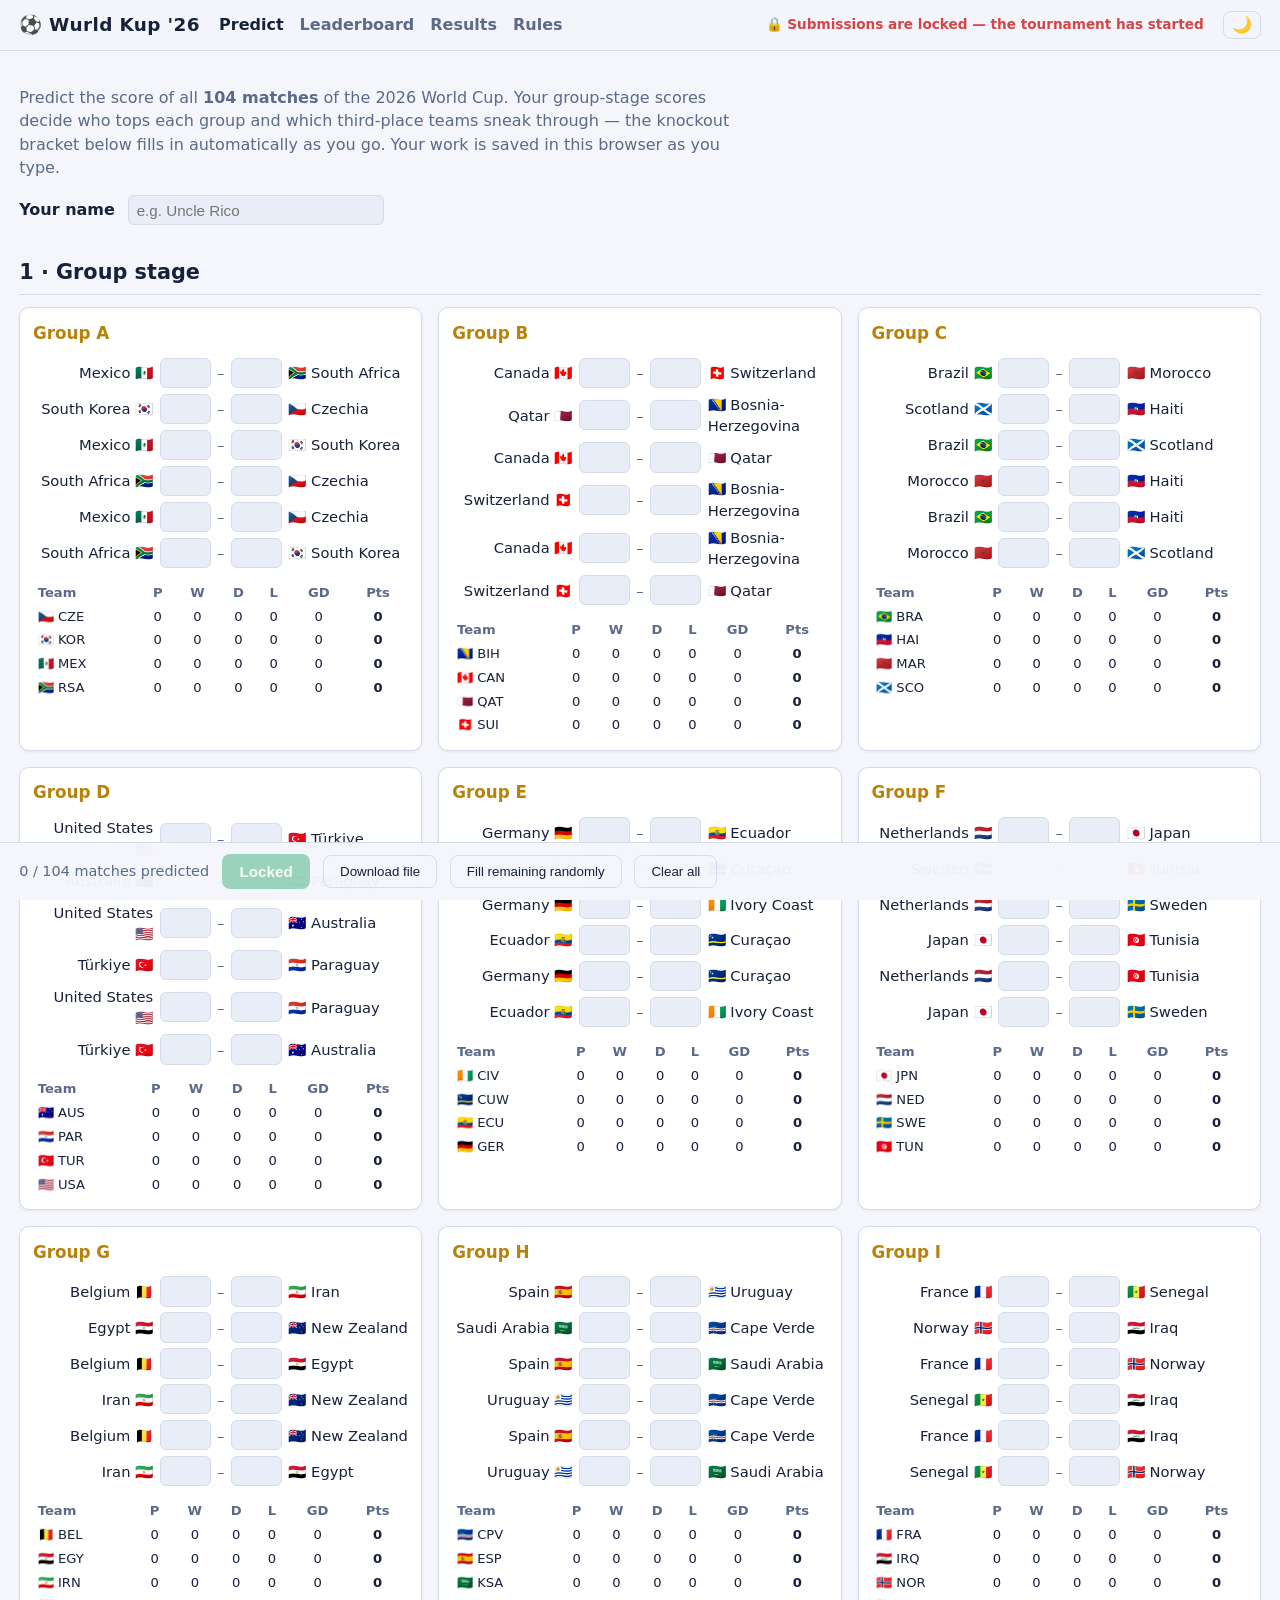
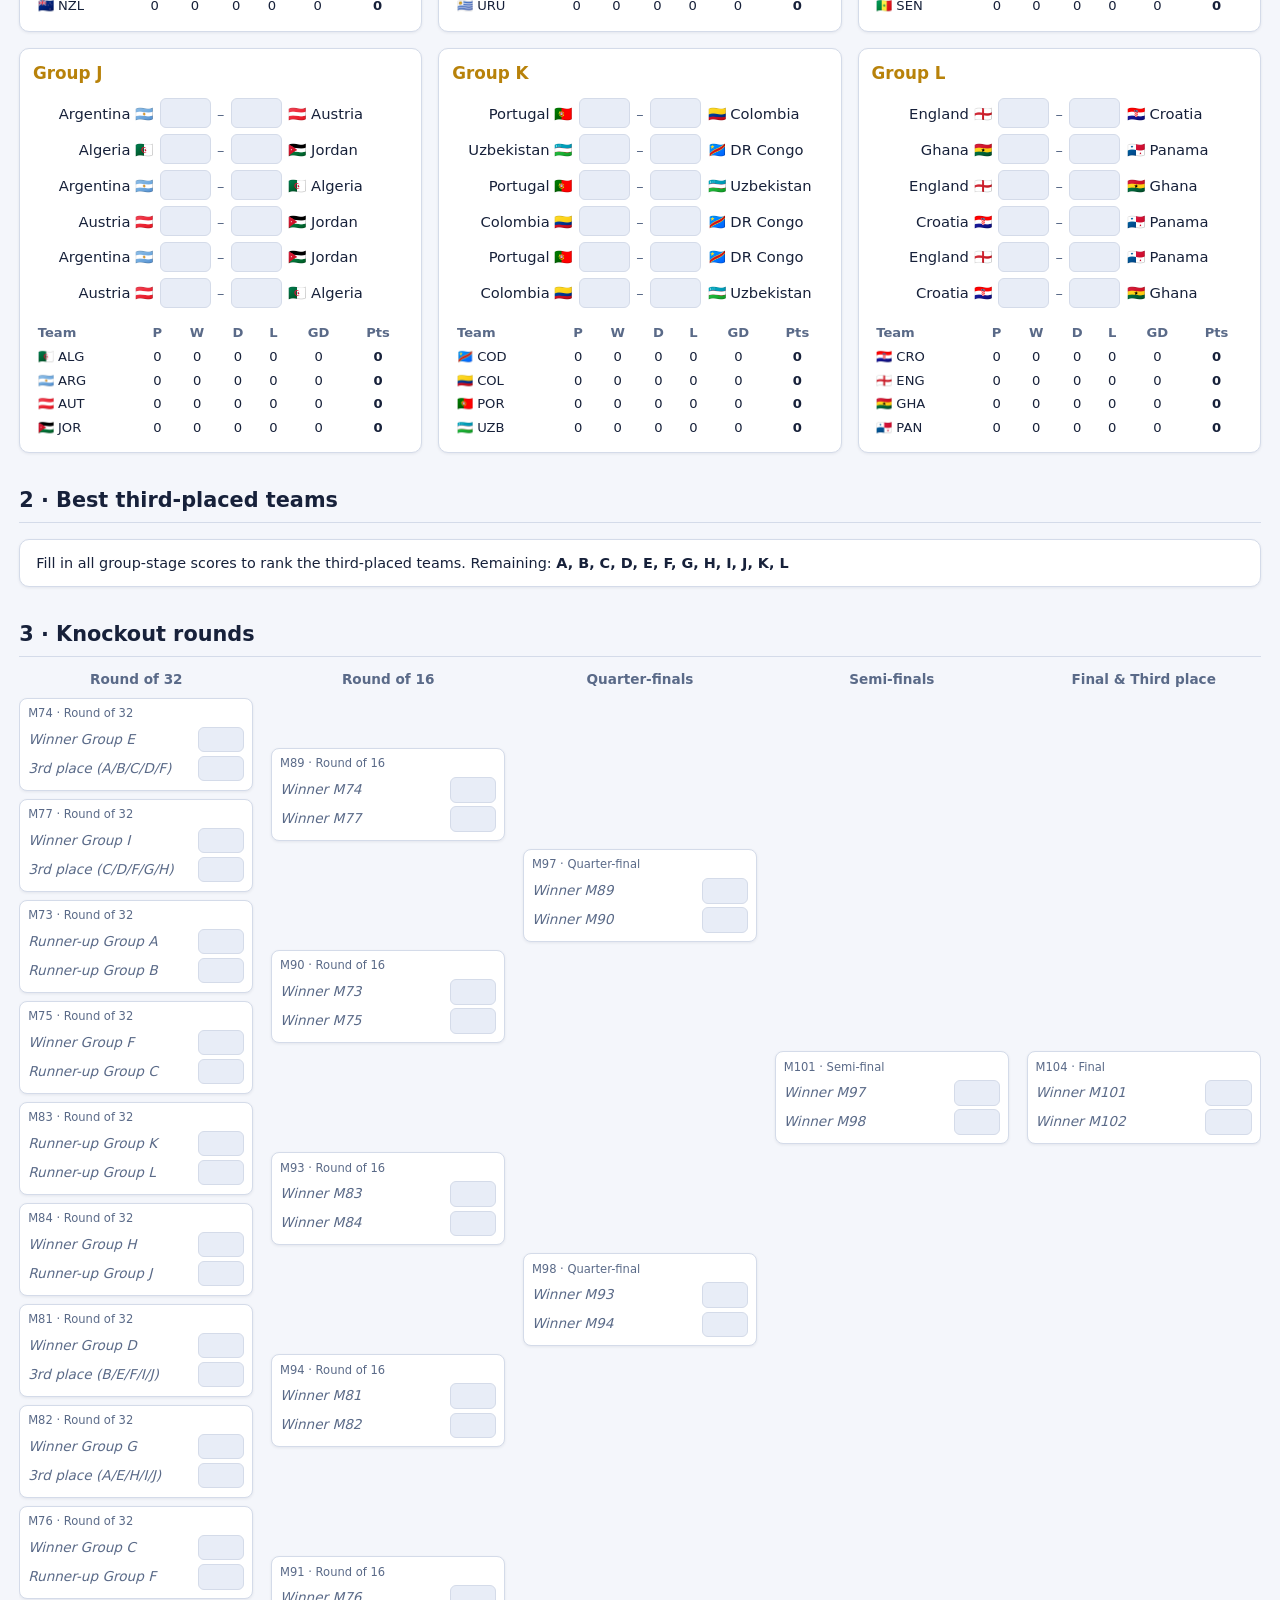
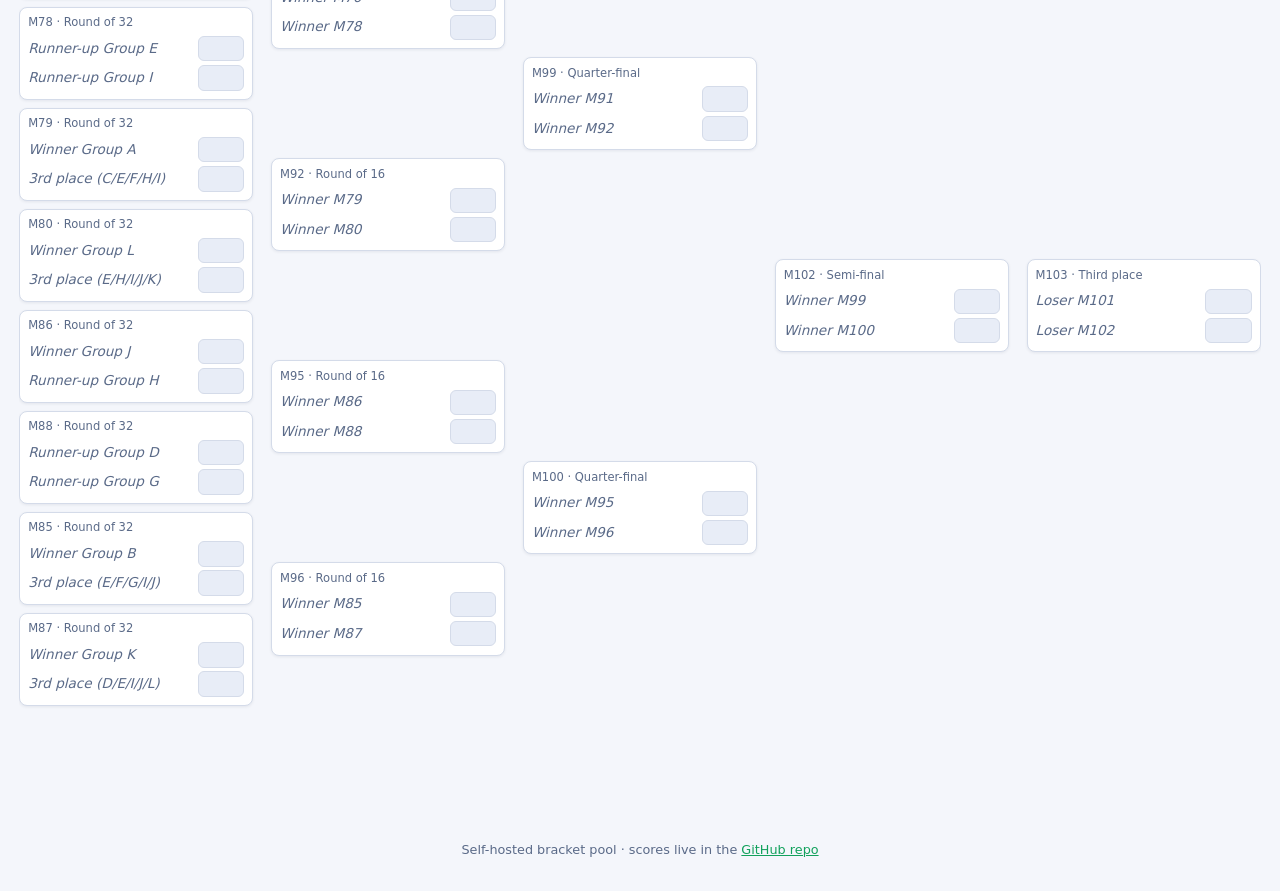
<file: index.html>
<!DOCTYPE html>
<html lang="en">
<head>
  <meta charset="UTF-8">
  <meta name="robots" content="noindex, nofollow">
  <meta name="viewport" content="width=device-width, initial-scale=1.0">
  <title>Wurld Kup '26 — Bracket Predictions</title>
  <link rel="stylesheet" href="css/style.css">
  <script src="js/theme.js"></script>
  <link rel="icon" href="data:image/svg+xml,<svg xmlns=%22http://www.w3.org/2000/svg%22 viewBox=%220 0 100 100%22><text y=%22.9em%22 font-size=%2290%22>⚽</text></svg>">
</head>
<body>
  <header class="site">
    <h1><span class="ball">⚽</span>Wurld Kup '26</h1>
    <nav>
      <a href="index.html" class="active">Predict</a>
      <a href="leaderboard.html">Leaderboard</a>
      <a href="results.html">Results</a>
      <a href="rules.html">Rules</a>
    </nav>
    <div id="lock-banner"></div>
  </header>

  <main>
    <div id="view-banner"></div>
    <p class="intro">
      Predict the score of all <strong>104 matches</strong> of the 2026 World Cup.
      Your group-stage scores decide who tops each group and which third-place teams
      sneak through — the knockout bracket below fills in automatically as you go.
      Your work is saved in this browser as you type.
    </p>

    <div class="field-row">
      <label for="display-name">Your name</label>
      <input type="text" id="display-name" maxlength="40" placeholder="e.g. Uncle Rico">
    </div>

    <h2 class="section">1 · Group stage</h2>
    <div class="groups-grid" id="groups-grid"></div>

    <h2 class="section">2 · Best third-placed teams</h2>
    <div id="thirds-panel">Fill in all group-stage scores to see which third-placed teams advance.</div>

    <h2 class="section">3 · Knockout rounds</h2>
    <div class="bracket-scroll">
      <div class="bracket" id="bracket"></div>
    </div>
    <div class="champ-banner" id="champ-banner"></div>
  </main>

  <div class="submit-bar" id="submit-bar">
    <span class="progress" id="progress"></span>
    <button class="primary" id="btn-submit">Submit bracket</button>
    <button class="ghost" id="btn-download">Download file</button>
    <button class="ghost" id="btn-random">Fill remaining randomly</button>
    <button class="ghost" id="btn-clear">Clear all</button>
  </div>

  <div id="modal-root"></div>

  <footer class="site">
    Self-hosted bracket pool · scores live in the
    <a id="repo-link" href="#">GitHub repo</a>
  </footer>

  <script type="module" src="js/app.js"></script>
</body>
</html>
</file>
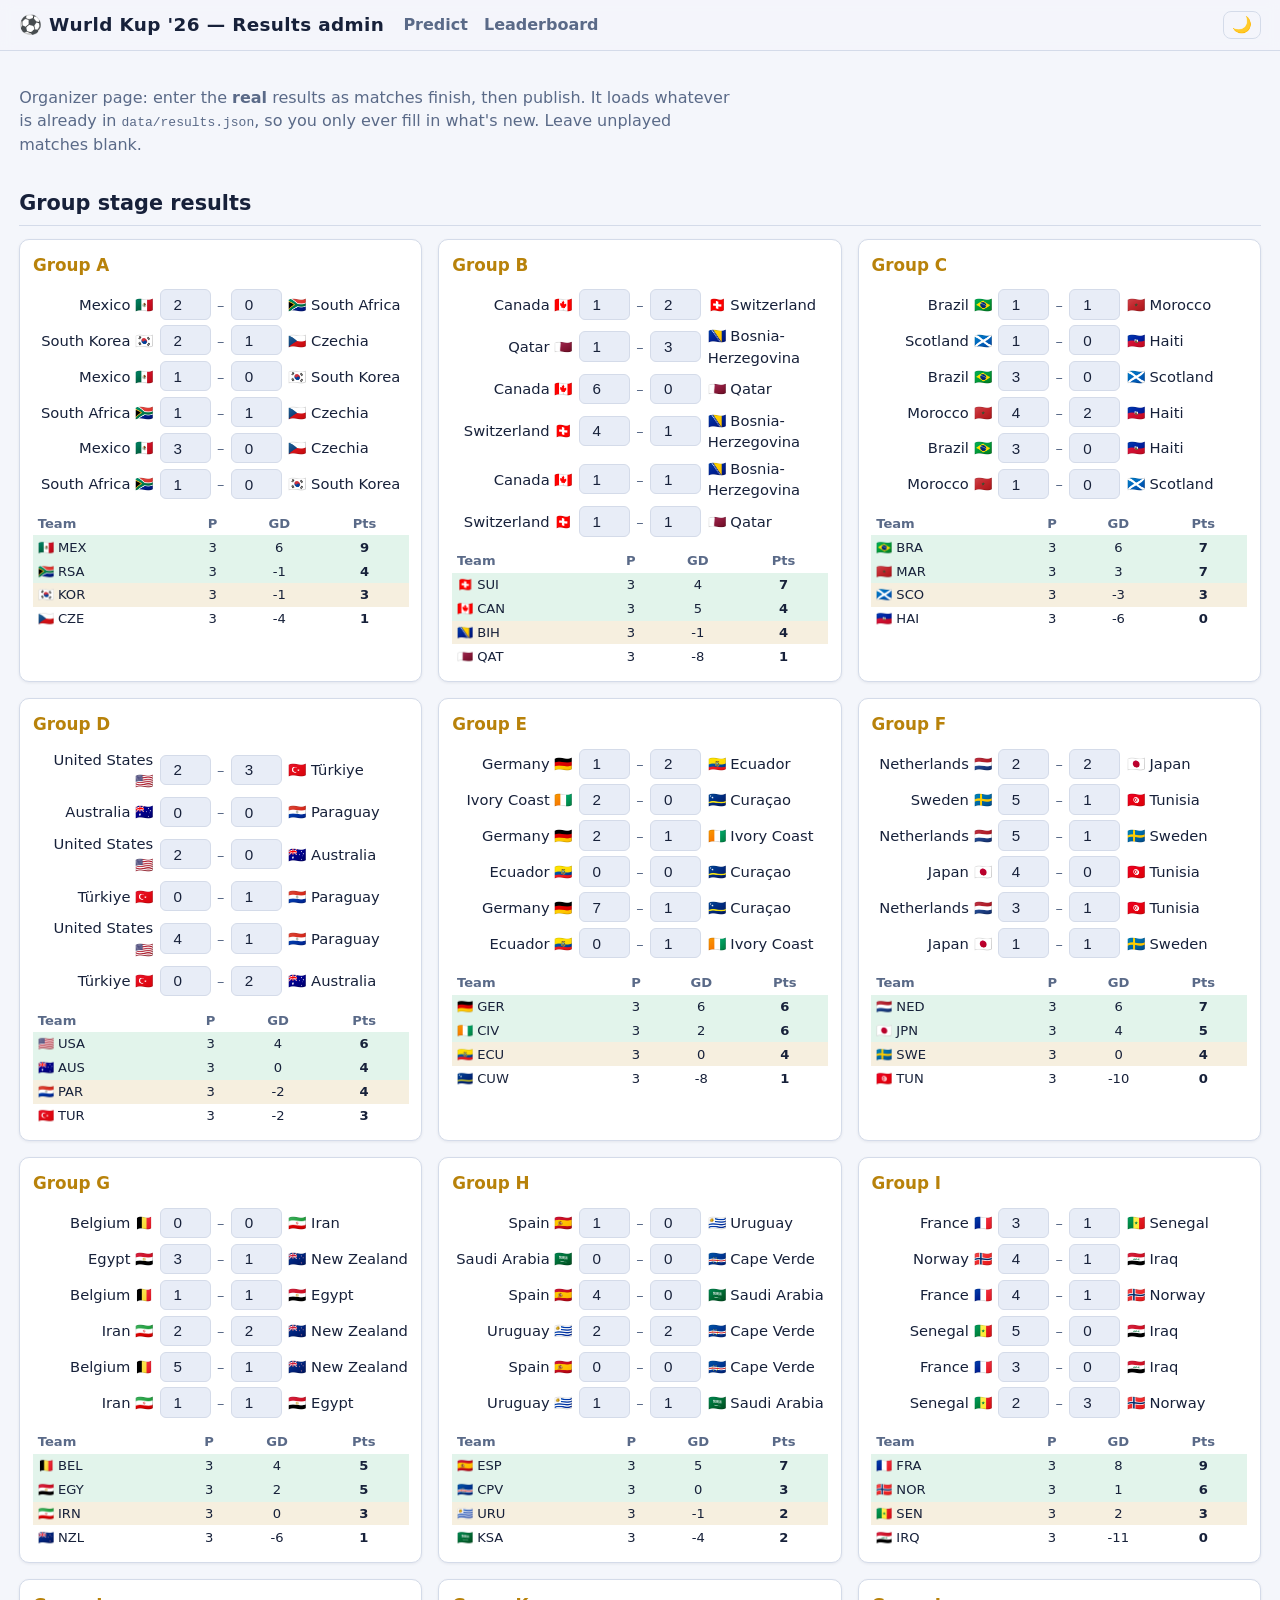
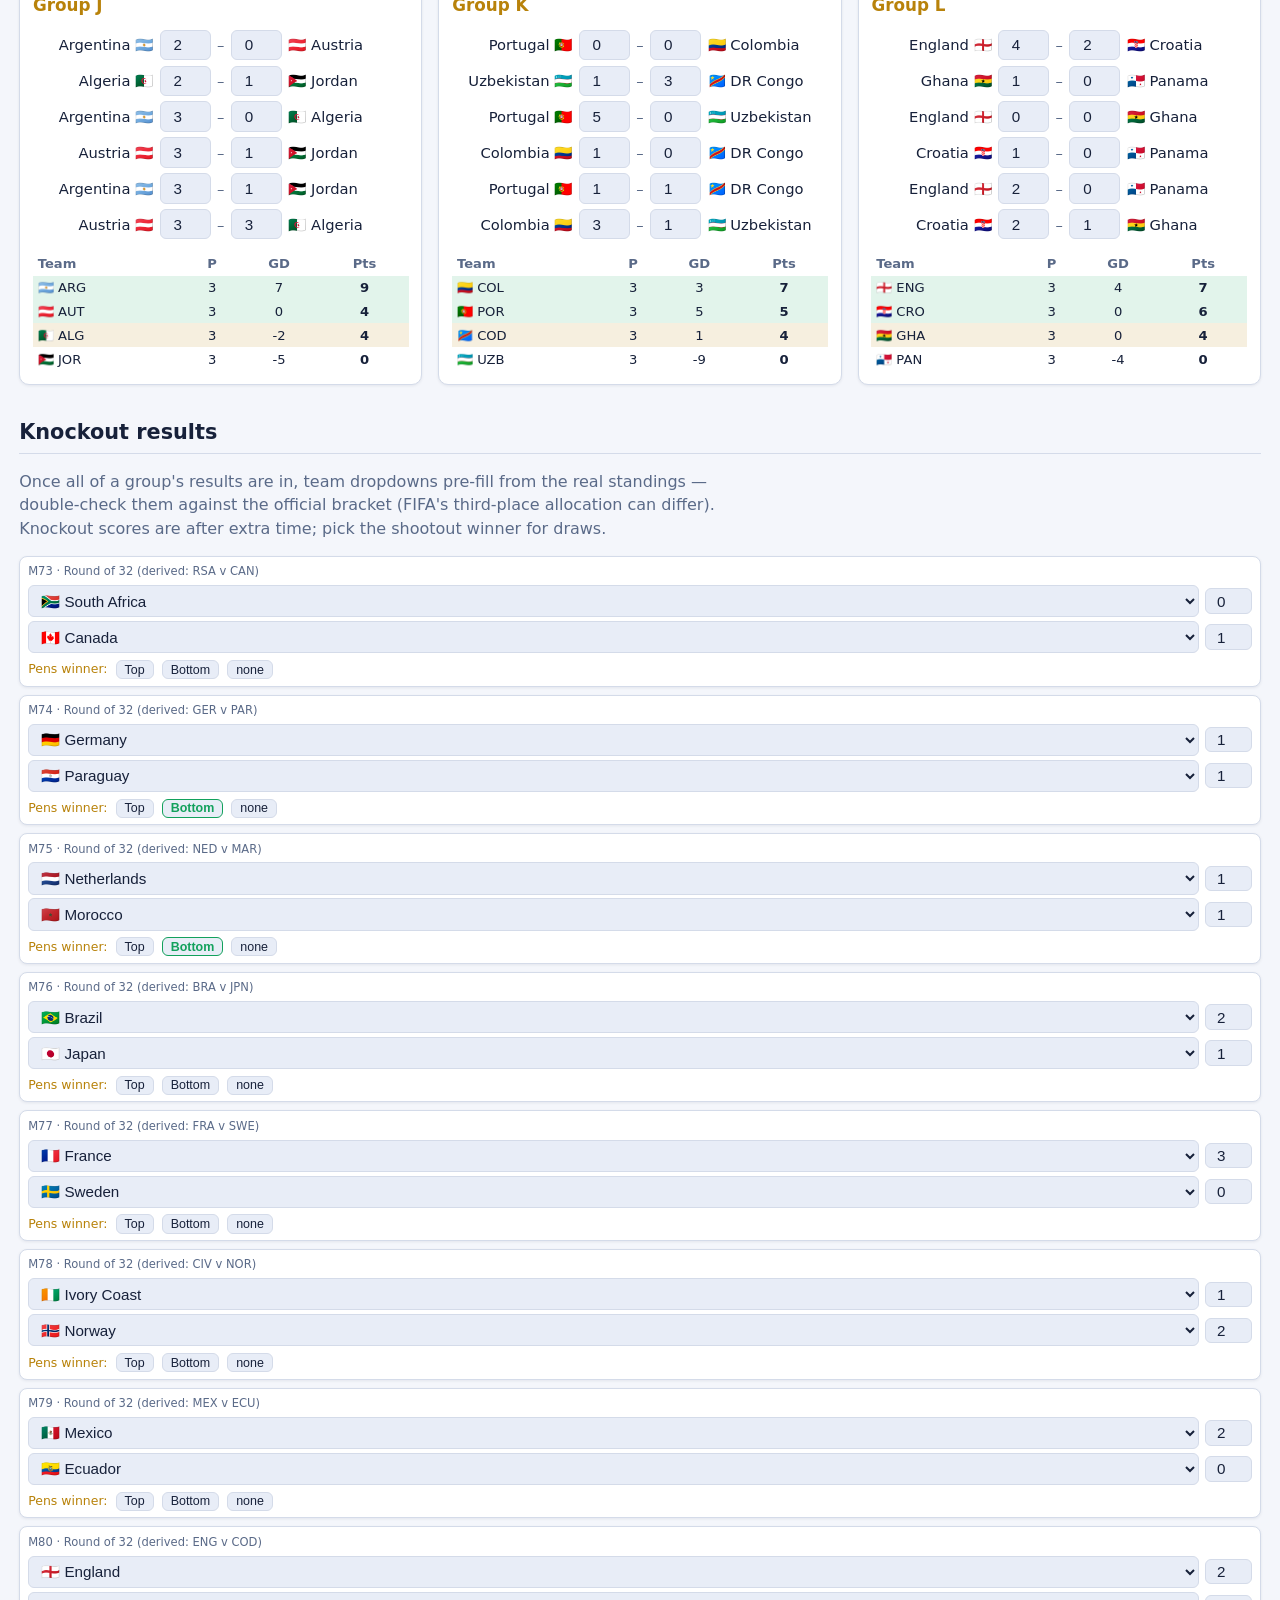
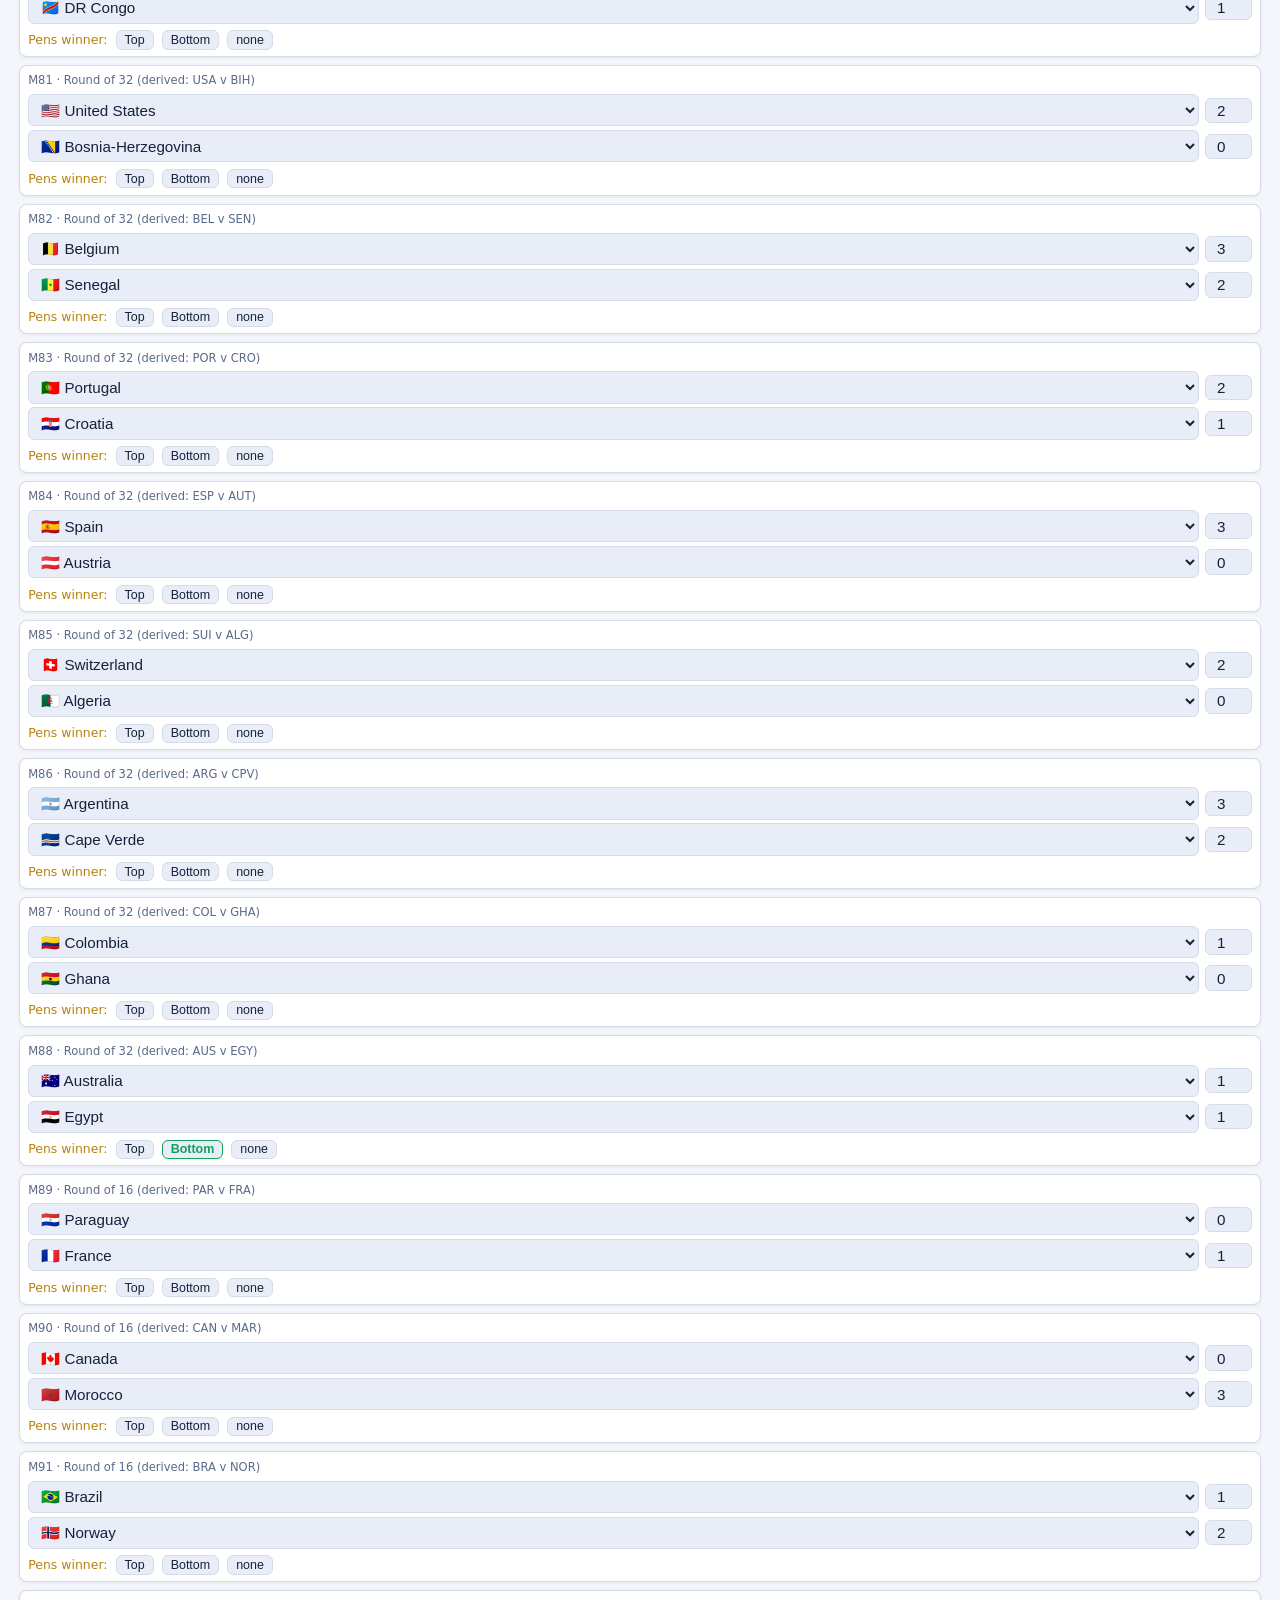
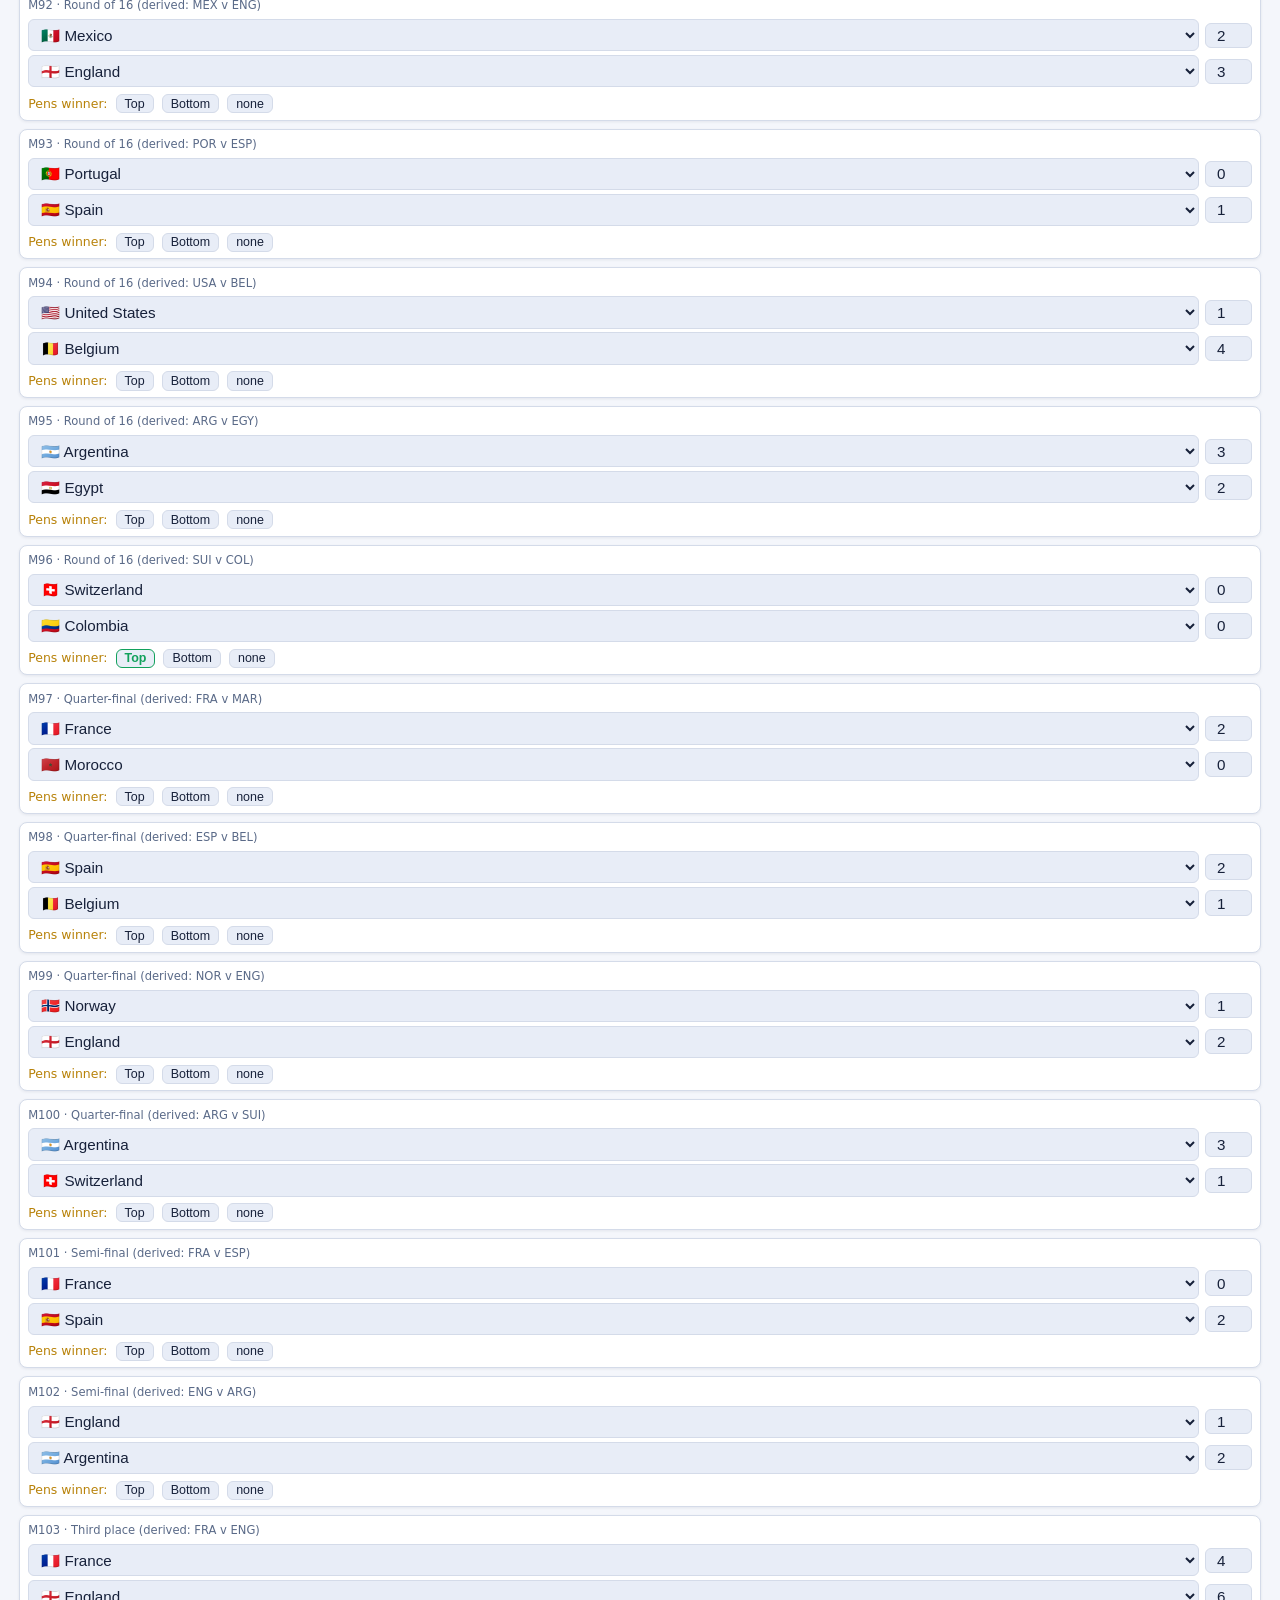
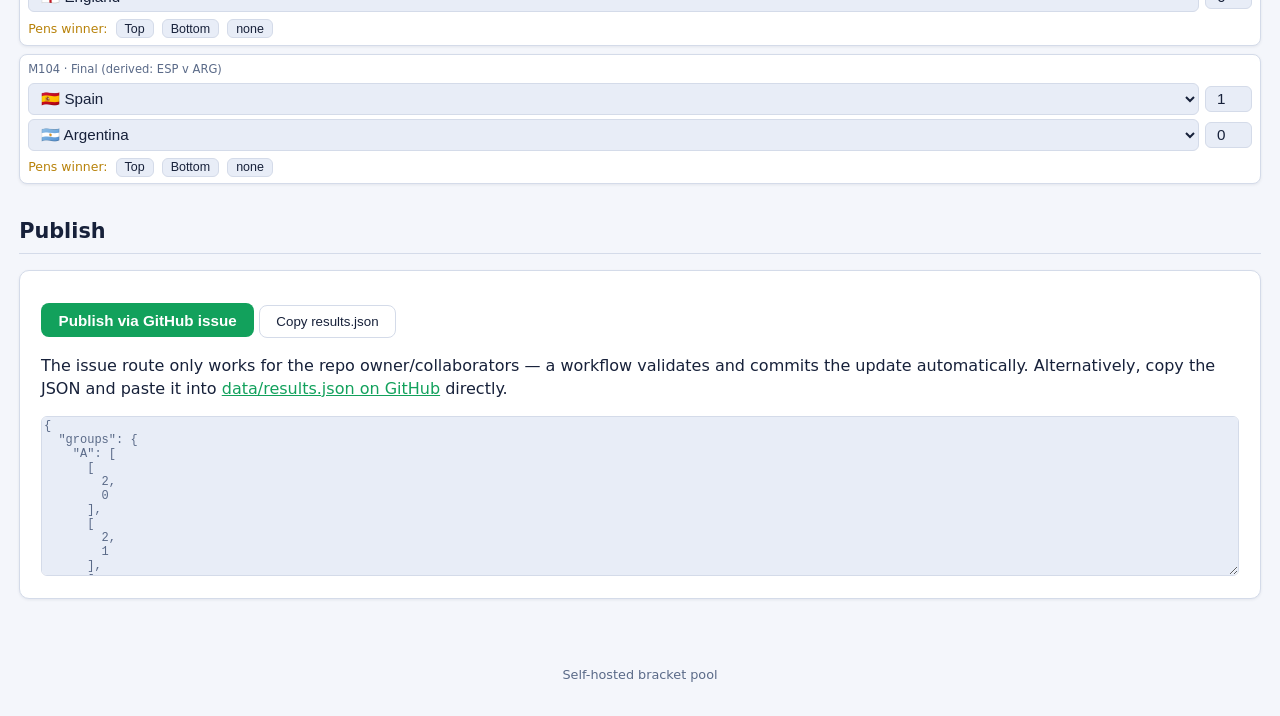
<file: admin.html>
<!DOCTYPE html>
<html lang="en">
<head>
  <meta charset="UTF-8">
  <meta name="robots" content="noindex, nofollow">
  <meta name="viewport" content="width=device-width, initial-scale=1.0">
  <title>Results admin — Wurld Kup '26</title>
  <link rel="stylesheet" href="css/style.css">
  <script src="js/theme.js"></script>
  <link rel="icon" href="data:image/svg+xml,<svg xmlns=%22http://www.w3.org/2000/svg%22 viewBox=%220 0 100 100%22><text y=%22.9em%22 font-size=%2290%22>⚽</text></svg>">
</head>
<body>
  <header class="site">
    <h1><span class="ball">⚽</span>Wurld Kup '26 — Results admin</h1>
    <nav>
      <a href="index.html">Predict</a>
      <a href="leaderboard.html">Leaderboard</a>
    </nav>
  </header>

  <main>
    <p class="intro">Organizer page: enter the <strong>real</strong> results as matches finish, then publish.
    It loads whatever is already in <code>data/results.json</code>, so you only ever fill in what's new.
    Leave unplayed matches blank.</p>

    <h2 class="section">Group stage results</h2>
    <div class="groups-grid" id="groups-grid"></div>

    <h2 class="section">Knockout results</h2>
    <p class="intro">Once all of a group's results are in, team dropdowns pre-fill from the real standings —
    double-check them against the official bracket (FIFA's third-place allocation can differ). Knockout scores
    are after extra time; pick the shootout winner for draws.</p>
    <div id="ko-list"></div>

    <h2 class="section">Publish</h2>
    <div class="rules-box">
      <p>
        <button class="primary" id="btn-issue">Publish via GitHub issue</button>
        <button class="ghost" id="btn-copy">Copy results.json</button>
        <span id="copy-status"></span>
      </p>
      <p>The issue route only works for the repo owner/collaborators — a workflow validates and commits the
      update automatically. Alternatively, copy the JSON and paste it into
      <a id="edit-link" href="#">data/results.json on GitHub</a> directly.</p>
      <textarea id="json-out" style="width:100%;height:10rem;background:var(--bg-soft);color:var(--muted);border:1px solid var(--card-edge);border-radius:6px;font-family:monospace;font-size:0.75rem" readonly></textarea>
    </div>
  </main>

  <footer class="site">Self-hosted bracket pool</footer>
  <script type="module" src="js/admin.js"></script>
</body>
</html>
</file>
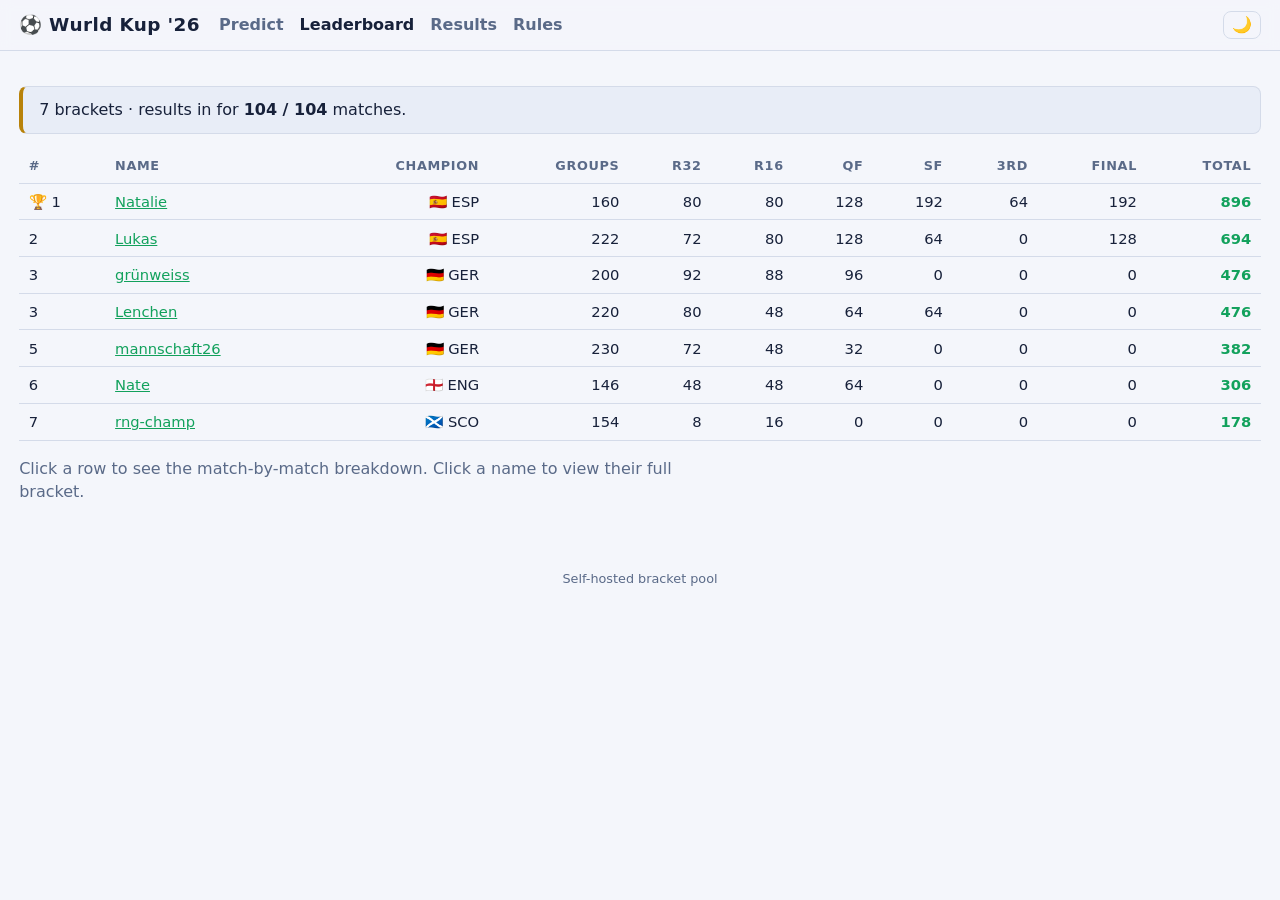
<file: leaderboard.html>
<!DOCTYPE html>
<html lang="en">
<head>
  <meta charset="UTF-8">
  <meta name="robots" content="noindex, nofollow">
  <meta name="viewport" content="width=device-width, initial-scale=1.0">
  <title>Leaderboard — Wurld Kup '26</title>
  <link rel="stylesheet" href="css/style.css">
  <script src="js/theme.js"></script>
  <link rel="icon" href="data:image/svg+xml,<svg xmlns=%22http://www.w3.org/2000/svg%22 viewBox=%220 0 100 100%22><text y=%22.9em%22 font-size=%2290%22>⚽</text></svg>">
</head>
<body>
  <header class="site">
    <h1><span class="ball">⚽</span>Wurld Kup '26</h1>
    <nav>
      <a href="index.html">Predict</a>
      <a href="leaderboard.html" class="active">Leaderboard</a>
      <a href="results.html">Results</a>
      <a href="rules.html">Rules</a>
    </nav>
  </header>

  <main>
    <div id="status"></div>
    <table class="board" id="board" style="display:none">
      <thead>
        <tr>
          <th>#</th><th>Name</th><th>Champion</th>
          <th>Groups</th><th>R32</th><th>R16</th><th>QF</th><th>SF</th><th>3rd</th><th>Final</th>
          <th>Total</th>
        </tr>
      </thead>
      <tbody id="board-body"></tbody>
    </table>
    <p class="intro" style="margin-top:1rem">Click a row to see the match-by-match breakdown.
    Click a name to view their full bracket.</p>
  </main>

  <footer class="site">Self-hosted bracket pool</footer>
  <script type="module" src="js/leaderboard.js"></script>
</body>
</html>
</file>
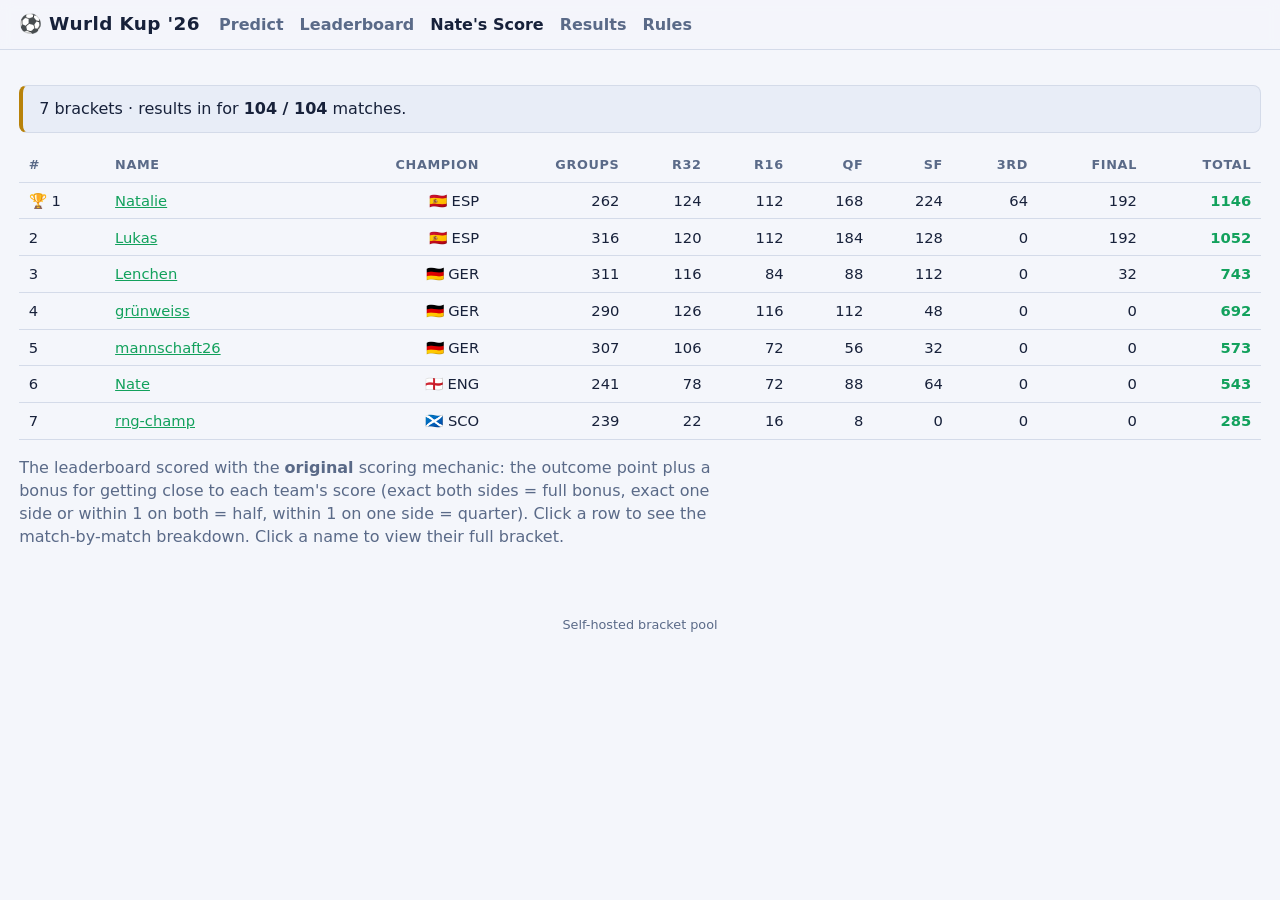
<file: nates-score.html>
<!DOCTYPE html>
<html lang="en">
<head>
  <meta charset="UTF-8">
  <meta name="robots" content="noindex, nofollow">
  <meta name="viewport" content="width=device-width, initial-scale=1.0">
  <title>Nate's Score — Wurld Kup '26</title>
  <link rel="stylesheet" href="css/style.css">
  <link rel="icon" href="data:image/svg+xml,<svg xmlns=%22http://www.w3.org/2000/svg%22 viewBox=%220 0 100 100%22><text y=%22.9em%22 font-size=%2290%22>⚽</text></svg>">
</head>
<body>
  <header class="site">
    <h1><span class="ball">⚽</span>Wurld Kup '26</h1>
    <nav>
      <a href="index.html">Predict</a>
      <a href="leaderboard.html">Leaderboard</a>
      <a href="nates-score.html" class="active">Nate's Score</a>
      <a href="results.html">Results</a>
      <a href="rules.html">Rules</a>
    </nav>
  </header>

  <main>
    <div id="status"></div>
    <table class="board" id="board" style="display:none">
      <thead>
        <tr>
          <th>#</th><th>Name</th><th>Champion</th>
          <th>Groups</th><th>R32</th><th>R16</th><th>QF</th><th>SF</th><th>3rd</th><th>Final</th>
          <th>Total</th>
        </tr>
      </thead>
      <tbody id="board-body"></tbody>
    </table>
    <p class="intro" style="margin-top:1rem">The leaderboard scored with the <strong>original</strong> scoring
    mechanic: the outcome point plus a bonus for getting close to each team's score (exact both sides = full bonus,
    exact one side or within 1 on both = half, within 1 on one side = quarter). Click a row to see the
    match-by-match breakdown. Click a name to view their full bracket.</p>
  </main>

  <footer class="site">Self-hosted bracket pool</footer>
  <script type="module" src="js/nates-score.js"></script>
</body>
</html>
</file>
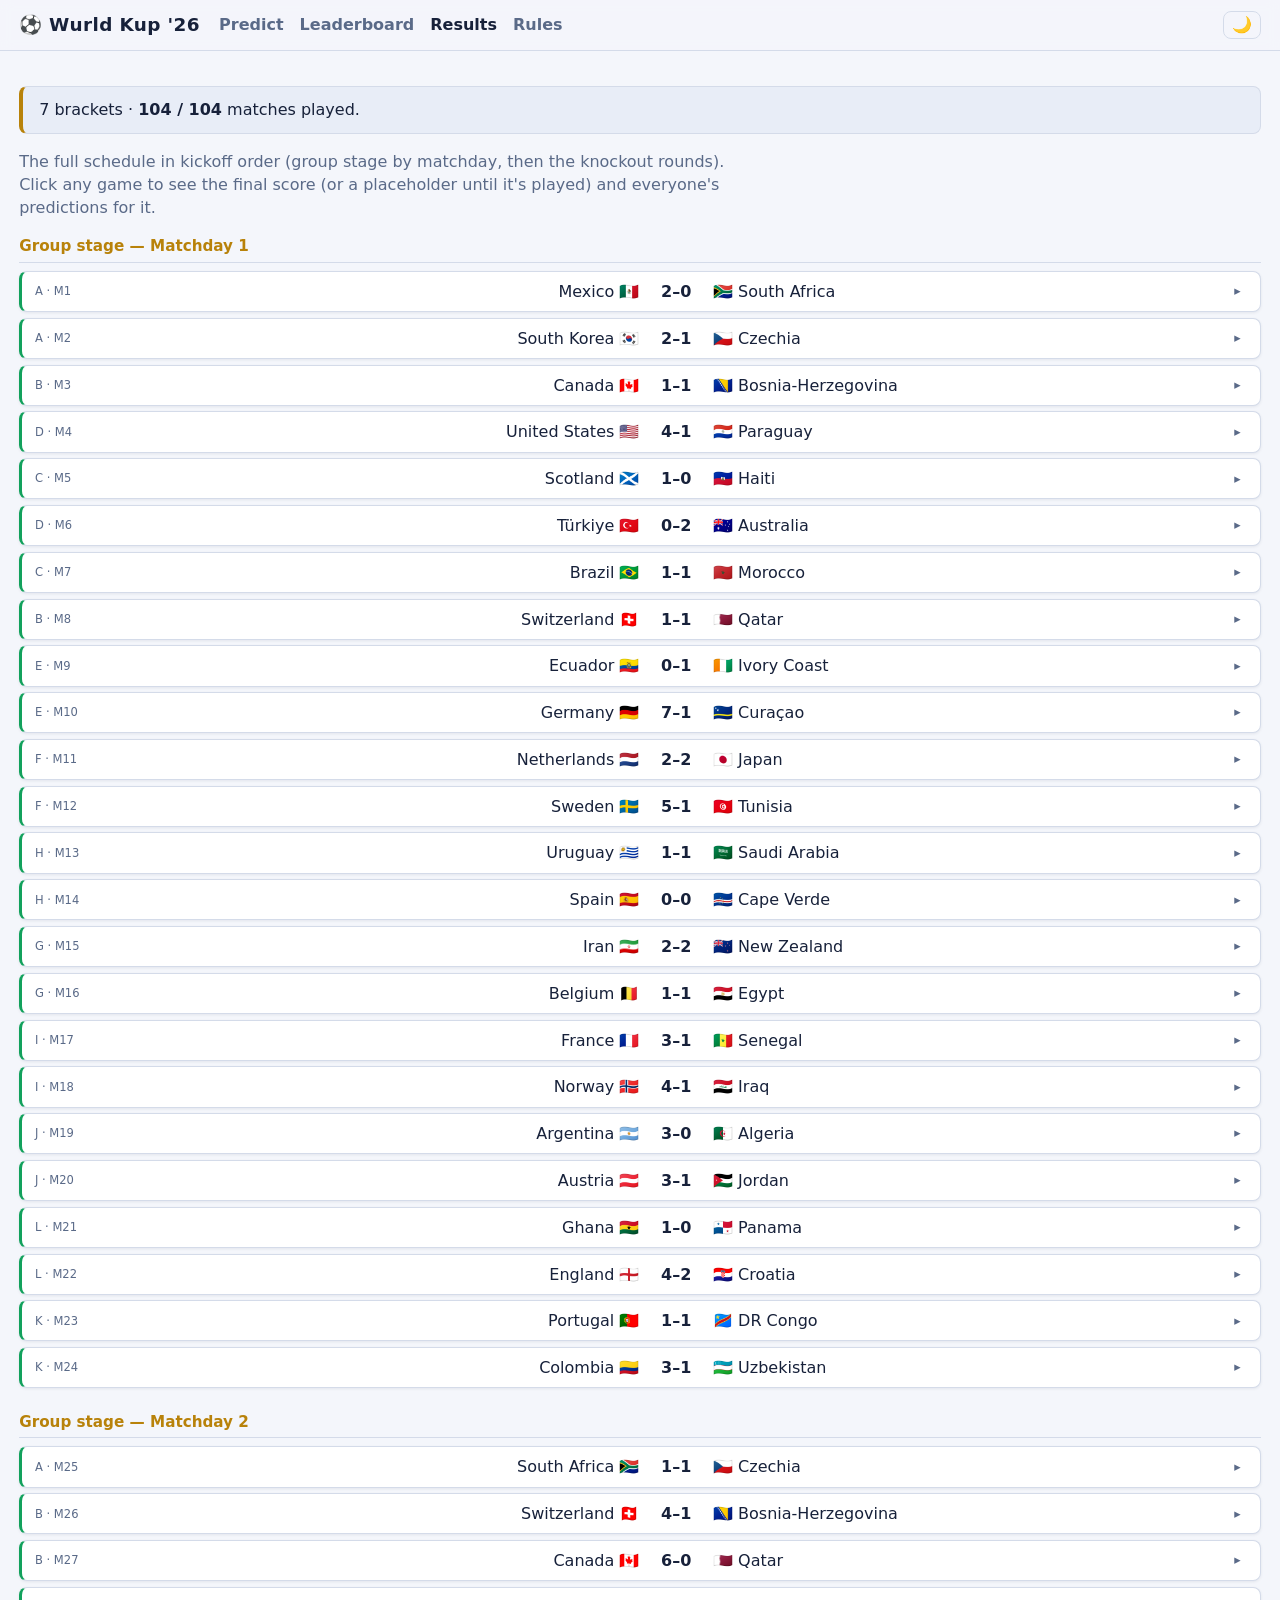
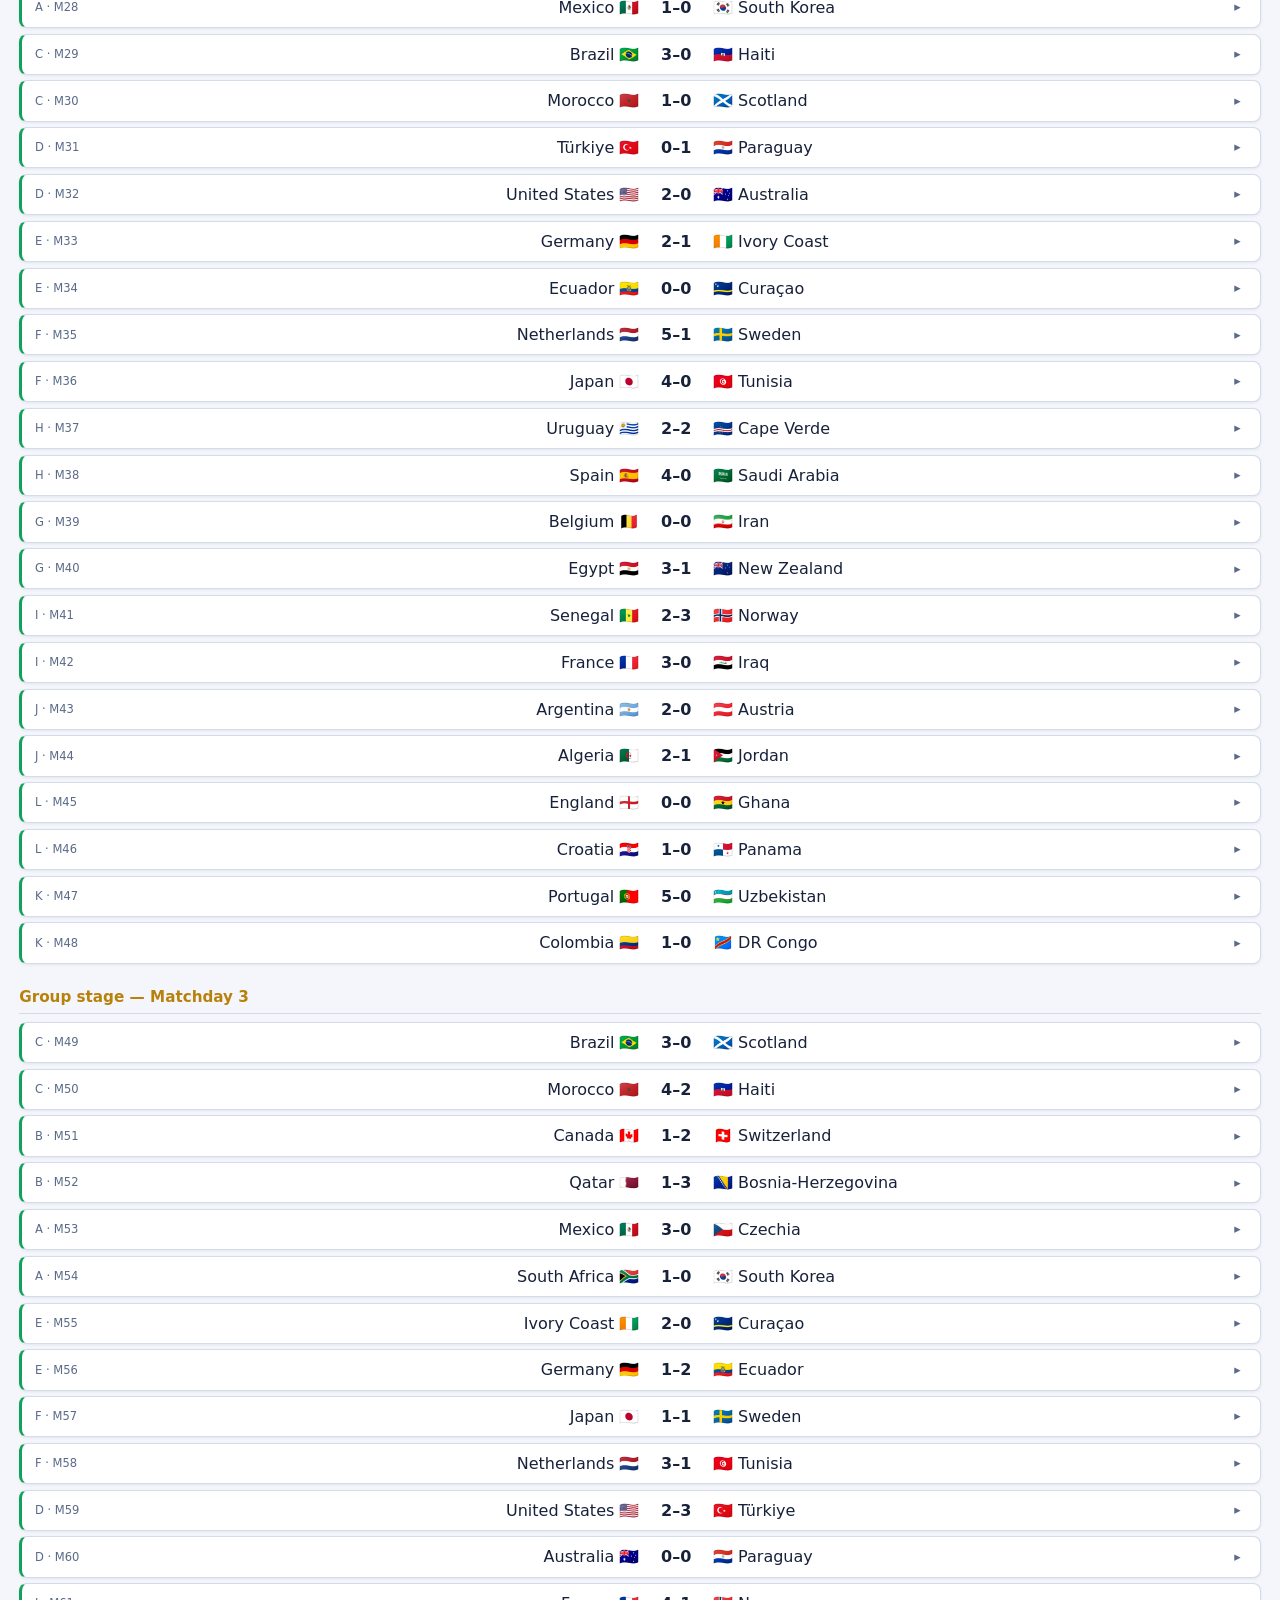
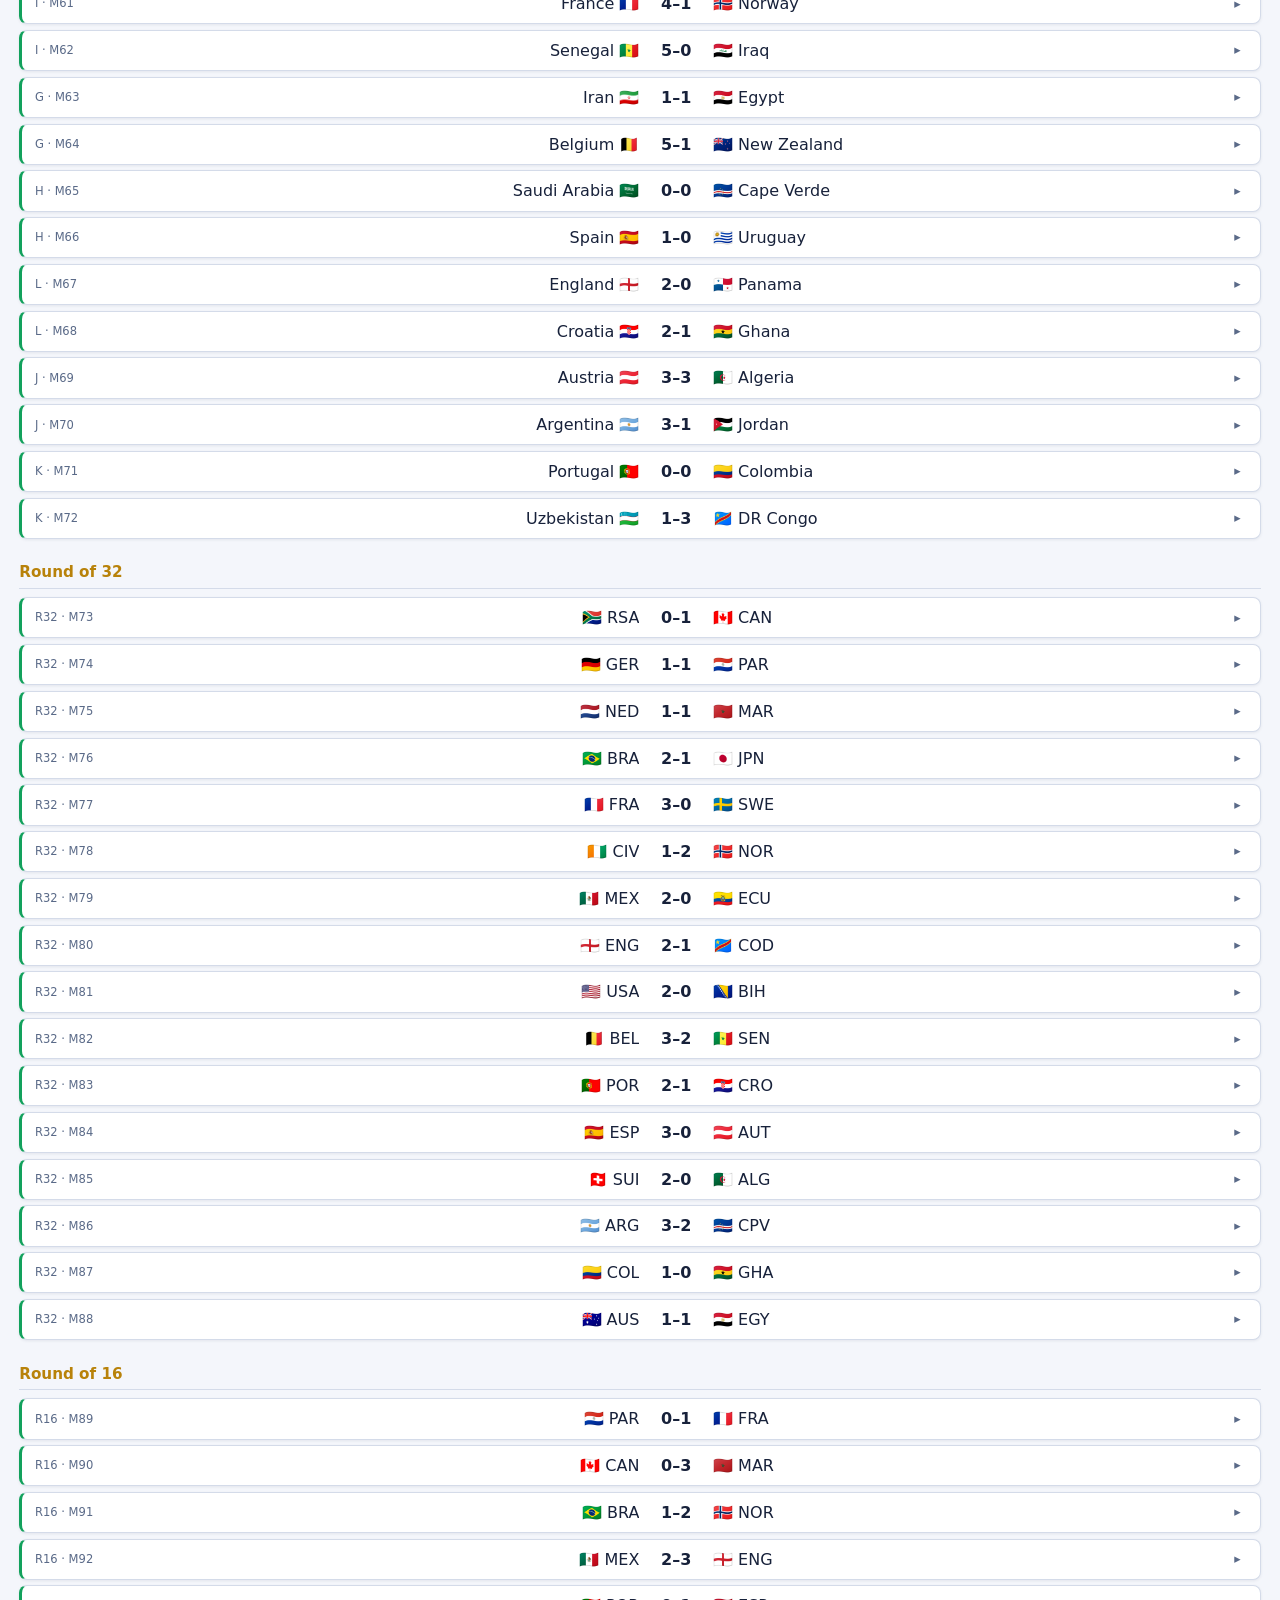
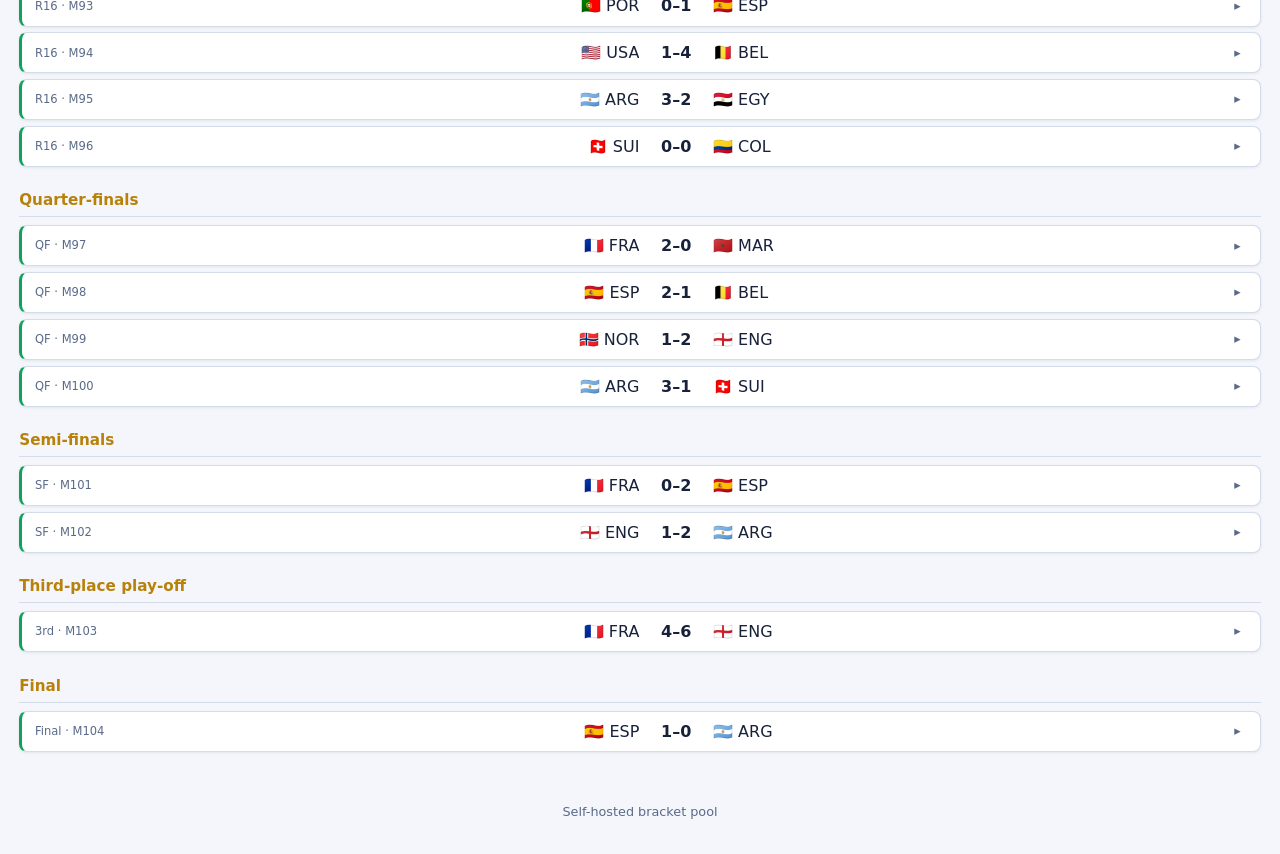
<file: results.html>
<!DOCTYPE html>
<html lang="en">
<head>
  <meta charset="UTF-8">
  <meta name="robots" content="noindex, nofollow">
  <meta name="viewport" content="width=device-width, initial-scale=1.0">
  <title>Results — Wurld Kup '26</title>
  <link rel="stylesheet" href="css/style.css">
  <script src="js/theme.js"></script>
  <link rel="icon" href="data:image/svg+xml,<svg xmlns=%22http://www.w3.org/2000/svg%22 viewBox=%220 0 100 100%22><text y=%22.9em%22 font-size=%2290%22>⚽</text></svg>">
</head>
<body>
  <header class="site">
    <h1><span class="ball">⚽</span>Wurld Kup '26</h1>
    <nav>
      <a href="index.html">Predict</a>
      <a href="leaderboard.html">Leaderboard</a>
      <a href="results.html" class="active">Results</a>
      <a href="rules.html">Rules</a>
    </nav>
  </header>

  <main>
    <div id="status"></div>
    <p class="intro" id="intro" style="display:none">The full schedule in kickoff order (group stage by matchday,
      then the knockout rounds). Click any game to see the final score (or a placeholder until it's played) and
      everyone's predictions for it.</p>
    <div class="schedule" id="schedule"></div>
  </main>

  <footer class="site">Self-hosted bracket pool</footer>
  <script type="module" src="js/results.js"></script>
</body>
</html>
</file>
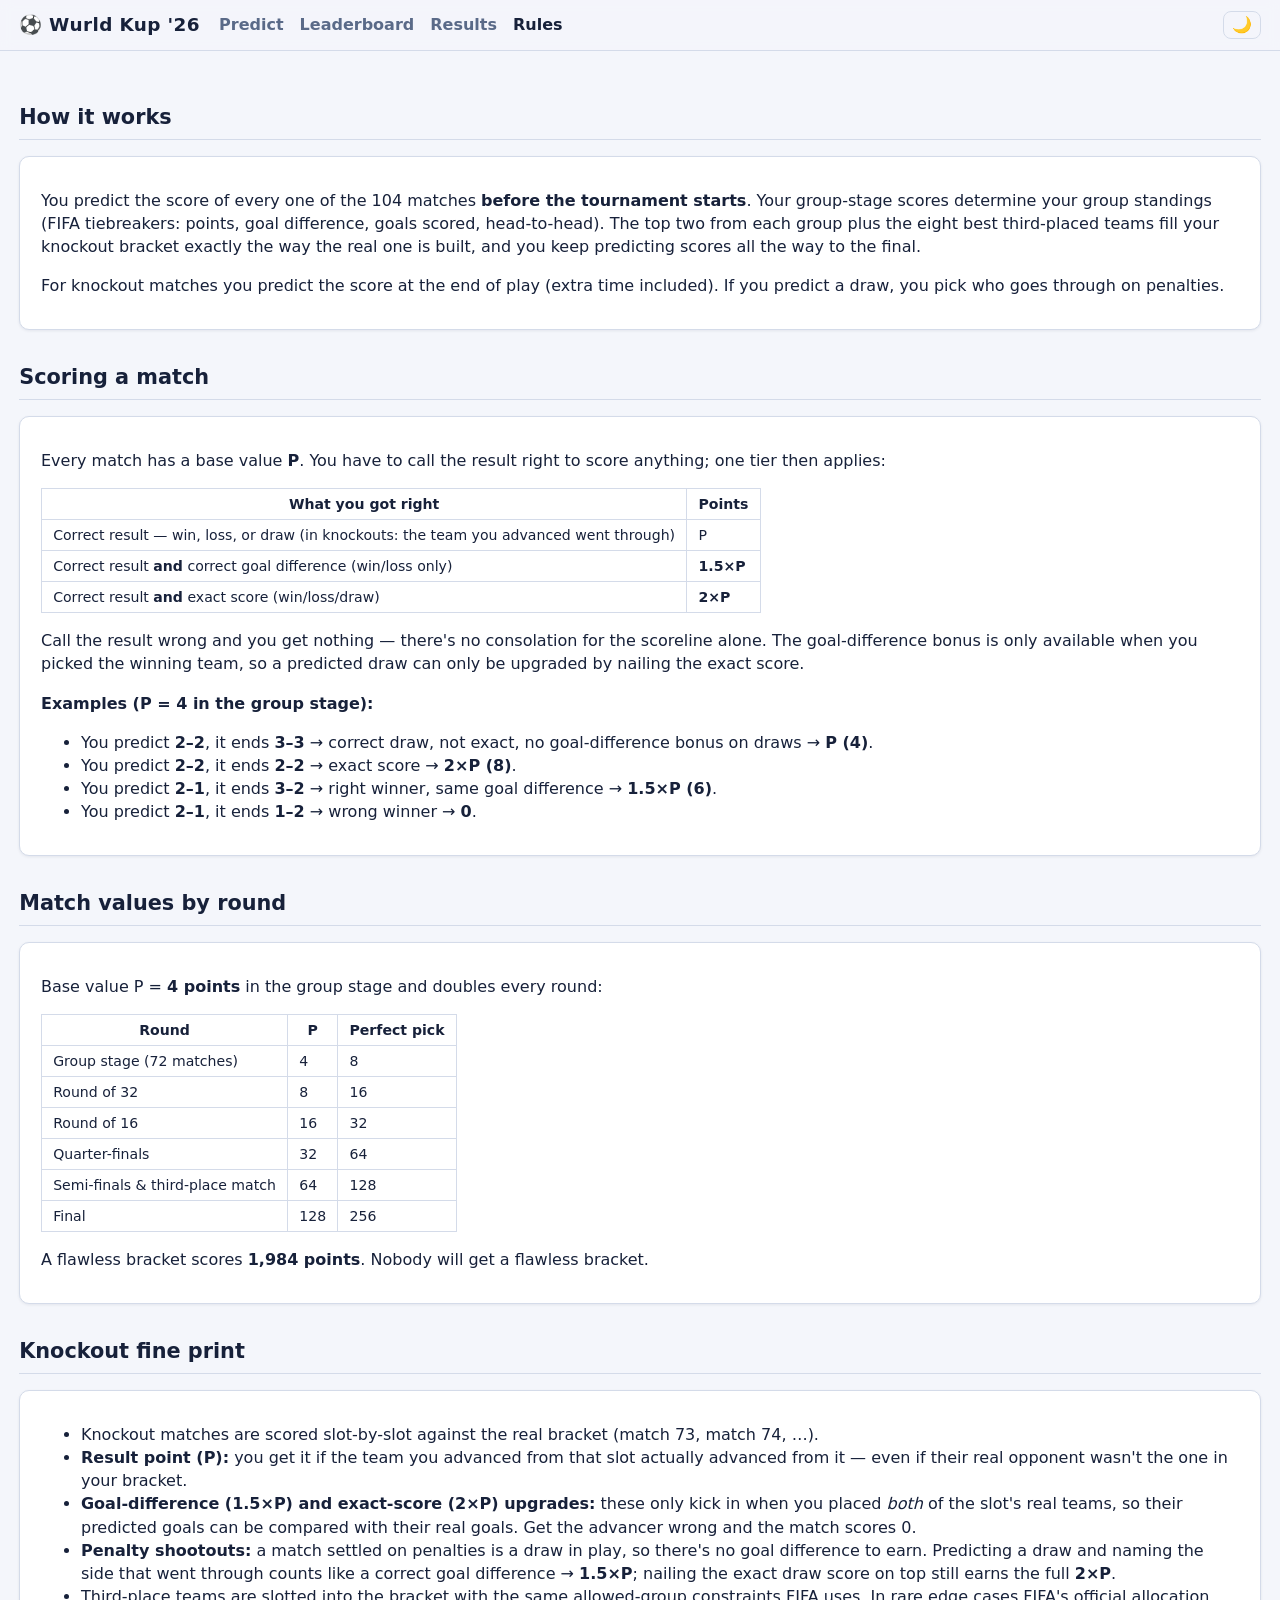
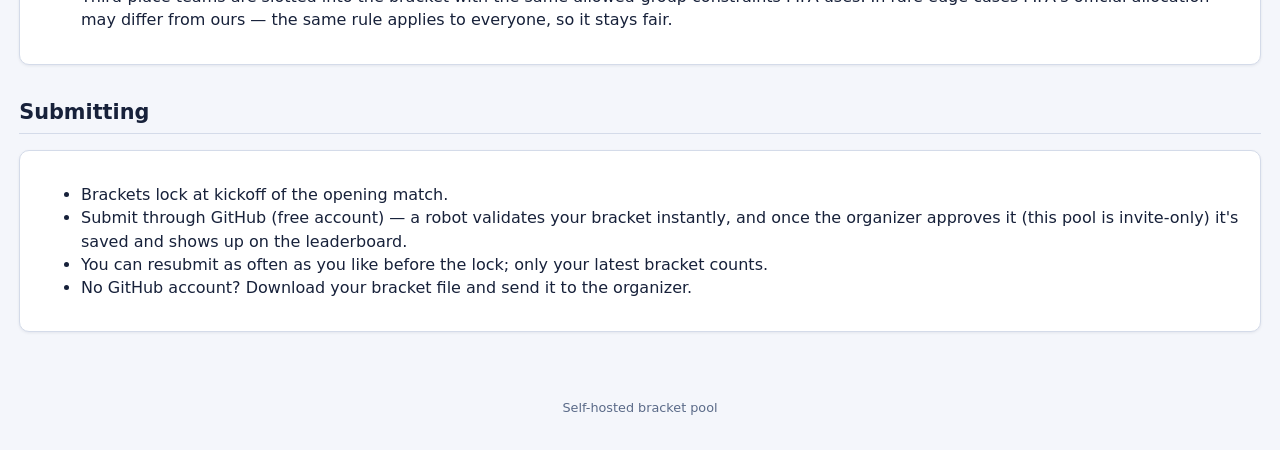
<file: rules.html>
<!DOCTYPE html>
<html lang="en">
<head>
  <meta charset="UTF-8">
  <meta name="robots" content="noindex, nofollow">
  <meta name="viewport" content="width=device-width, initial-scale=1.0">
  <title>Rules — Wurld Kup '26</title>
  <link rel="stylesheet" href="css/style.css">
  <script src="js/theme.js"></script>
  <link rel="icon" href="data:image/svg+xml,<svg xmlns=%22http://www.w3.org/2000/svg%22 viewBox=%220 0 100 100%22><text y=%22.9em%22 font-size=%2290%22>⚽</text></svg>">
</head>
<body>
  <header class="site">
    <h1><span class="ball">⚽</span>Wurld Kup '26</h1>
    <nav>
      <a href="index.html">Predict</a>
      <a href="leaderboard.html">Leaderboard</a>
      <a href="results.html">Results</a>
      <a href="rules.html" class="active">Rules</a>
    </nav>
  </header>

  <main>
    <h2 class="section">How it works</h2>
    <div class="rules-box">
      <p>You predict the score of every one of the 104 matches <strong>before the tournament starts</strong>.
      Your group-stage scores determine your group standings (FIFA tiebreakers: points, goal difference,
      goals scored, head-to-head). The top two from each group plus the eight best third-placed teams fill
      your knockout bracket exactly the way the real one is built, and you keep predicting scores all the
      way to the final.</p>
      <p>For knockout matches you predict the score at the end of play (extra time included). If you predict
      a draw, you pick who goes through on penalties.</p>
    </div>

    <h2 class="section">Scoring a match</h2>
    <div class="rules-box">
      <p>Every match has a base value <strong>P</strong>. You have to call the result right to score anything;
      one tier then applies:</p>
      <table>
        <tr><th>What you got right</th><th>Points</th></tr>
        <tr><td>Correct result — win, loss, or draw (in knockouts: the team you advanced went through)</td><td>P</td></tr>
        <tr><td>Correct result <strong>and</strong> correct goal difference (win/loss only)</td><td><strong>1.5×P</strong></td></tr>
        <tr><td>Correct result <strong>and</strong> exact score (win/loss/draw)</td><td><strong>2×P</strong></td></tr>
      </table>
      <p>Call the result wrong and you get nothing — there's no consolation for the scoreline alone. The
      goal-difference bonus is only available when you picked the winning team, so a predicted draw can only
      be upgraded by nailing the exact score.</p>
      <p><strong>Examples (P = 4 in the group stage):</strong></p>
      <ul>
        <li>You predict <strong>2–2</strong>, it ends <strong>3–3</strong> → correct draw, not exact, no
          goal-difference bonus on draws → <strong>P (4)</strong>.</li>
        <li>You predict <strong>2–2</strong>, it ends <strong>2–2</strong> → exact score → <strong>2×P (8)</strong>.</li>
        <li>You predict <strong>2–1</strong>, it ends <strong>3–2</strong> → right winner, same goal
          difference → <strong>1.5×P (6)</strong>.</li>
        <li>You predict <strong>2–1</strong>, it ends <strong>1–2</strong> → wrong winner → <strong>0</strong>.</li>
      </ul>
    </div>

    <h2 class="section">Match values by round</h2>
    <div class="rules-box">
      <p>Base value P = <strong>4 points</strong> in the group stage and doubles every round:</p>
      <table>
        <tr><th>Round</th><th>P</th><th>Perfect pick</th></tr>
        <tr><td>Group stage (72 matches)</td><td>4</td><td>8</td></tr>
        <tr><td>Round of 32</td><td>8</td><td>16</td></tr>
        <tr><td>Round of 16</td><td>16</td><td>32</td></tr>
        <tr><td>Quarter-finals</td><td>32</td><td>64</td></tr>
        <tr><td>Semi-finals &amp; third-place match</td><td>64</td><td>128</td></tr>
        <tr><td>Final</td><td>128</td><td>256</td></tr>
      </table>
      <p>A flawless bracket scores <strong>1,984 points</strong>. Nobody will get a flawless bracket.</p>
    </div>

    <h2 class="section">Knockout fine print</h2>
    <div class="rules-box">
      <ul>
        <li>Knockout matches are scored slot-by-slot against the real bracket (match 73, match 74, …).</li>
        <li><strong>Result point (P):</strong> you get it if the team you advanced from that slot actually
            advanced from it — even if their real opponent wasn't the one in your bracket.</li>
        <li><strong>Goal-difference (1.5×P) and exact-score (2×P) upgrades:</strong> these only kick in when you
            placed <em>both</em> of the slot's real teams, so their predicted goals can be compared with their
            real goals. Get the advancer wrong and the match scores 0.</li>
        <li><strong>Penalty shootouts:</strong> a match settled on penalties is a draw in play, so there's no
            goal difference to earn. Predicting a draw and naming the side that went through counts like a correct
            goal difference → <strong>1.5×P</strong>; nailing the exact draw score on top still earns the full
            <strong>2×P</strong>.</li>
        <li>Third-place teams are slotted into the bracket with the same allowed-group constraints FIFA uses.
            In rare edge cases FIFA's official allocation may differ from ours — the same rule applies to
            everyone, so it stays fair.</li>
      </ul>
    </div>

    <h2 class="section">Submitting</h2>
    <div class="rules-box">
      <ul>
        <li>Brackets lock at kickoff of the opening match.</li>
        <li>Submit through GitHub (free account) — a robot validates your bracket instantly, and once the
            organizer approves it (this pool is invite-only) it's saved and shows up on the leaderboard.</li>
        <li>You can resubmit as often as you like before the lock; only your latest bracket counts.</li>
        <li>No GitHub account? Download your bracket file and send it to the organizer.</li>
      </ul>
    </div>
  </main>

  <footer class="site">Self-hosted bracket pool</footer>
</body>
</html>
</file>
<file: css/style.css>
:root {
  --bg: #0d1321;
  --bg-soft: #161e33;
  --card: #1c2640;
  --card-edge: #2a3858;
  --text: #e9eef9;
  --muted: #93a1c0;
  --accent: #3ddc84;
  --accent-2: #ffd166;
  --danger: #ff6b6b;
  --qualify: rgba(61, 220, 132, 0.14);
  --third: rgba(255, 209, 102, 0.12);
  /* Themeable chrome */
  --header-bg: rgba(13, 19, 33, 0.95);
  --bar-bg: rgba(13, 19, 33, 0.97);
  --on-accent: #07301c;
  --shadow: none;
  color-scheme: dark;
}

/* Light theme — applied either by explicit toggle or by system preference
   (unless the user has explicitly chosen dark). */
:root[data-theme="light"] {
  --bg: #f4f6fb;
  --bg-soft: #e8edf7;
  --card: #ffffff;
  --card-edge: #d4dbe9;
  --text: #17213a;
  --muted: #5a6a88;
  --accent: #12a15c;
  --accent-2: #b8820a;
  --danger: #d64545;
  --qualify: rgba(18, 161, 92, 0.12);
  --third: rgba(184, 130, 10, 0.13);
  --header-bg: rgba(244, 246, 251, 0.9);
  --bar-bg: rgba(244, 246, 251, 0.97);
  --on-accent: #ffffff;
  --shadow: 0 1px 3px rgba(23, 33, 58, 0.08);
  color-scheme: light;
}

@media (prefers-color-scheme: light) {
  :root:not([data-theme="dark"]) {
    --bg: #f4f6fb;
    --bg-soft: #e8edf7;
    --card: #ffffff;
    --card-edge: #d4dbe9;
    --text: #17213a;
    --muted: #5a6a88;
    --accent: #12a15c;
    --accent-2: #b8820a;
    --danger: #d64545;
    --qualify: rgba(18, 161, 92, 0.12);
    --third: rgba(184, 130, 10, 0.13);
    --header-bg: rgba(244, 246, 251, 0.9);
    --bar-bg: rgba(244, 246, 251, 0.97);
    --on-accent: #ffffff;
    --shadow: 0 1px 3px rgba(23, 33, 58, 0.08);
    color-scheme: light;
  }
}

* { box-sizing: border-box; }

body {
  margin: 0;
  font-family: "Segoe UI", system-ui, -apple-system, sans-serif;
  background: var(--bg);
  color: var(--text);
  line-height: 1.45;
}

a { color: var(--accent); }

header.site {
  position: sticky;
  top: 0;
  z-index: 50;
  background: var(--header-bg);
  backdrop-filter: blur(6px);
  border-bottom: 1px solid var(--card-edge);
  padding: 0.7rem 1.2rem;
  display: flex;
  align-items: center;
  gap: 1.2rem;
  flex-wrap: wrap;
}

header.site h1 {
  font-size: 1.15rem;
  margin: 0;
  letter-spacing: 0.02em;
}

header.site h1 .ball { margin-right: 0.4rem; }

header.site nav { display: flex; gap: 1rem; }
header.site nav a { color: var(--muted); text-decoration: none; font-weight: 600; }
header.site nav a:hover, header.site nav a.active { color: var(--text); }

.theme-toggle {
  background: transparent;
  border: 1px solid var(--card-edge);
  color: var(--muted);
  border-radius: 8px;
  padding: 0.3rem 0.5rem;
  font-size: 1rem;
  line-height: 1;
  cursor: pointer;
}
.theme-toggle:hover { color: var(--text); border-color: var(--muted); }
/* Pushed to the far right on pages that have no #lock-banner to do it. */
.theme-toggle.push { margin-left: auto; }

#lock-banner {
  margin-left: auto;
  font-size: 0.85rem;
  color: var(--accent-2);
}
#lock-banner.locked { color: var(--danger); font-weight: 700; }

main { max-width: 1280px; margin: 0 auto; padding: 1.2rem; }

.intro { color: var(--muted); max-width: 70ch; }

.notice {
  background: var(--bg-soft);
  border: 1px solid var(--card-edge);
  border-left: 4px solid var(--accent-2);
  padding: 0.7rem 1rem;
  border-radius: 8px;
  margin: 1rem 0;
}
.notice.error { border-left-color: var(--danger); }

h2.section {
  margin: 2rem 0 0.8rem;
  font-size: 1.3rem;
  border-bottom: 1px solid var(--card-edge);
  padding-bottom: 0.4rem;
}

.field-row { display: flex; gap: 0.8rem; align-items: center; flex-wrap: wrap; margin: 0.8rem 0; }
.field-row label { font-weight: 600; }

input[type="text"], input[type="number"], select {
  background: var(--bg-soft);
  color: var(--text);
  border: 1px solid var(--card-edge);
  border-radius: 6px;
  padding: 0.35rem 0.5rem;
  font-size: 0.95rem;
}
input[type="text"] { min-width: 16rem; }
input[type="number"] { width: 3.2rem; text-align: center; }
input:focus { outline: 2px solid var(--accent); outline-offset: -1px; }
input:disabled, select:disabled { opacity: 0.6; }

/* Group cards */
.groups-grid {
  display: grid;
  grid-template-columns: repeat(auto-fill, minmax(330px, 1fr));
  gap: 1rem;
}

.group-card {
  background: var(--card);
  border: 1px solid var(--card-edge);
  border-radius: 10px;
  padding: 0.8rem;
  box-shadow: var(--shadow);
}
.group-card h3 { margin: 0 0 0.6rem; font-size: 1.05rem; color: var(--accent-2); }

.gmatch {
  display: grid;
  grid-template-columns: 1fr auto auto auto 1fr;
  align-items: center;
  gap: 0.4rem;
  padding: 0.18rem 0;
  font-size: 0.92rem;
}
.gmatch .t-home { text-align: right; }
.gmatch .t-away { text-align: left; }
.gmatch .dash { color: var(--muted); }

table.mini-table {
  width: 100%;
  margin-top: 0.6rem;
  border-collapse: collapse;
  font-size: 0.82rem;
}
table.mini-table th, table.mini-table td { padding: 0.15rem 0.3rem; text-align: center; }
table.mini-table th { color: var(--muted); font-weight: 600; }
table.mini-table td:first-child, table.mini-table th:first-child { text-align: left; }
table.mini-table tr.q1, table.mini-table tr.q2 { background: var(--qualify); }
table.mini-table tr.q3 { background: var(--third); }

/* Thirds panel */
#thirds-panel {
  background: var(--card);
  border: 1px solid var(--card-edge);
  border-radius: 10px;
  padding: 0.8rem 1rem;
  margin: 1rem 0;
  font-size: 0.9rem;
  box-shadow: var(--shadow);
}
#thirds-panel .third-chip {
  display: inline-block;
  margin: 0.15rem 0.3rem 0.15rem 0;
  padding: 0.15rem 0.55rem;
  border-radius: 999px;
  background: var(--bg-soft);
  border: 1px solid var(--card-edge);
}
#thirds-panel .third-chip.in { border-color: var(--accent); }
#thirds-panel .third-chip.out { opacity: 0.45; }

/* Bracket */
.bracket-scroll { overflow-x: auto; padding-bottom: 0.8rem; }
.bracket {
  display: flex;
  gap: 1.1rem;
  min-width: 1150px;
  align-items: stretch;
}
.round-col { display: flex; flex-direction: column; flex: 1; min-width: 180px; }
.round-col h4 { text-align: center; margin: 0 0 0.5rem; color: var(--muted); font-size: 0.85rem; }
.round-col .matches {
  display: flex;
  flex-direction: column;
  justify-content: space-around;
  flex: 1;
  gap: 0.5rem;
}

.ko-match {
  background: var(--card);
  border: 1px solid var(--card-edge);
  border-radius: 8px;
  padding: 0.4rem 0.5rem;
  font-size: 0.85rem;
  box-shadow: var(--shadow);
}
.ko-match .mnum { color: var(--muted); font-size: 0.72rem; margin-bottom: 0.2rem; }
.ko-row {
  display: grid;
  grid-template-columns: 1fr auto;
  align-items: center;
  gap: 0.4rem;
  padding: 0.12rem 0;
}
.ko-row .team { overflow: hidden; text-overflow: ellipsis; white-space: nowrap; }
.ko-row .team.tbd { color: var(--muted); font-style: italic; }
.ko-row .team.adv { color: var(--accent); font-weight: 700; }
.ko-match input[type="number"] { width: 2.9rem; padding: 0.2rem 0.3rem; }
.pens-row { margin-top: 0.3rem; font-size: 0.78rem; color: var(--accent-2); display: flex; gap: 0.5rem; align-items: center; flex-wrap: wrap; }
.pens-row button {
  background: var(--bg-soft);
  color: var(--text);
  border: 1px solid var(--card-edge);
  border-radius: 6px;
  padding: 0.1rem 0.5rem;
  cursor: pointer;
  font-size: 0.78rem;
}
.pens-row button.sel { border-color: var(--accent); color: var(--accent); font-weight: 700; }

.champ-banner {
  margin-top: 0.8rem;
  text-align: center;
  font-size: 1.2rem;
}
.champ-banner strong { color: var(--accent-2); }

/* Submit bar */
.submit-bar {
  position: sticky;
  bottom: 0;
  background: var(--bar-bg);
  border-top: 1px solid var(--card-edge);
  padding: 0.7rem 1.2rem;
  display: flex;
  gap: 0.8rem;
  align-items: center;
  flex-wrap: wrap;
  z-index: 40;
}
.submit-bar .progress { color: var(--muted); font-size: 0.9rem; }

button.primary, a.button-primary {
  background: var(--accent);
  color: var(--on-accent);
  font-weight: 700;
  border: none;
  border-radius: 8px;
  padding: 0.55rem 1.1rem;
  font-size: 0.95rem;
  cursor: pointer;
  text-decoration: none;
  display: inline-block;
}
button.primary:disabled { opacity: 0.4; cursor: not-allowed; }
button.ghost {
  background: transparent;
  color: var(--text);
  border: 1px solid var(--card-edge);
  border-radius: 8px;
  padding: 0.5rem 1rem;
  cursor: pointer;
}

/* Modal */
.modal-backdrop {
  position: fixed; inset: 0;
  background: rgba(0, 0, 0, 0.65);
  display: flex; align-items: center; justify-content: center;
  z-index: 100;
  padding: 1rem;
}
.modal {
  background: var(--card);
  border: 1px solid var(--card-edge);
  border-radius: 12px;
  max-width: 560px;
  width: 100%;
  padding: 1.2rem 1.4rem;
  max-height: 90vh;
  overflow-y: auto;
}
.modal h3 { margin-top: 0; }
.modal ol { padding-left: 1.2rem; }
.modal .errors { color: var(--danger); }
.modal textarea {
  width: 100%; height: 6rem;
  background: var(--bg-soft); color: var(--muted);
  border: 1px solid var(--card-edge); border-radius: 6px;
  font-family: monospace; font-size: 0.75rem;
}

/* Leaderboard */
table.board {
  width: 100%;
  border-collapse: collapse;
  font-size: 0.92rem;
}
table.board th, table.board td {
  padding: 0.45rem 0.6rem;
  text-align: right;
  border-bottom: 1px solid var(--card-edge);
}
table.board th:nth-child(-n+2), table.board td:nth-child(-n+2) { text-align: left; }
table.board th { color: var(--muted); font-size: 0.8rem; text-transform: uppercase; letter-spacing: 0.05em; }
table.board tr.expandable { cursor: pointer; }
table.board tr.expandable:hover { background: var(--bg-soft); }
table.board td.total { font-weight: 700; color: var(--accent); }
table.board tr.rank-1 td:first-child::before { content: "🏆 "; }

.detail-row td { background: var(--bg-soft); padding: 0.6rem 1rem; }
table.detail {
  width: 100%; border-collapse: collapse; font-size: 0.82rem;
}
table.detail th, table.detail td { padding: 0.2rem 0.5rem; text-align: left; border-bottom: 1px solid var(--card-edge); }
table.detail td.pts { text-align: right; }
table.detail tr.scored td.pts { color: var(--accent); font-weight: 600; }

.rules-box {
  background: var(--card);
  border: 1px solid var(--card-edge);
  border-radius: 10px;
  padding: 1rem 1.3rem;
  margin: 1rem 0;
  box-shadow: var(--shadow);
}
.rules-box table { border-collapse: collapse; margin: 0.5rem 0; }
.rules-box th, .rules-box td { border: 1px solid var(--card-edge); padding: 0.3rem 0.7rem; font-size: 0.88rem; }

footer.site {
  text-align: center;
  color: var(--muted);
  font-size: 0.8rem;
  padding: 2rem 1rem;
}

/* ---------------------------------------------------------------------------
   Results / schedule page */
.schedule { display: flex; flex-direction: column; gap: 1.4rem; }
.sched-section > h3 {
  margin: 0 0 0.5rem;
  font-size: 0.95rem;
  color: var(--accent-2);
  border-bottom: 1px solid var(--card-edge);
  padding-bottom: 0.3rem;
}
.match-list { display: flex; flex-direction: column; gap: 0.35rem; }
.match-row {
  display: grid;
  grid-template-columns: 5.6rem 1fr 3.6rem 1fr 1.2rem;
  align-items: center;
  gap: 0.5rem;
  padding: 0.5rem 0.8rem;
  background: var(--card);
  border: 1px solid var(--card-edge);
  border-left: 3px solid var(--card-edge);
  border-radius: 8px;
  cursor: pointer;
  box-shadow: var(--shadow);
}
.match-row:hover { background: var(--bg-soft); }
.match-row.played { border-left-color: var(--accent); }
.match-row .tag { color: var(--muted); font-size: 0.72rem; white-space: nowrap; }
.match-row .side { overflow: hidden; text-overflow: ellipsis; white-space: nowrap; }
.match-row .side.home { text-align: right; }
.match-row .side.away { text-align: left; }
.match-row .score { font-weight: 700; text-align: center; }
.match-row .score.tbd { color: var(--muted); font-weight: 400; font-style: italic; }
.match-row .chev { color: var(--muted); text-align: center; font-size: 0.8rem; }
.match-detail {
  background: var(--bg-soft);
  border: 1px solid var(--card-edge);
  border-radius: 8px;
  padding: 0.55rem 0.9rem;
  margin: 0.1rem 0 0.25rem;
}
.match-detail .match-meta { margin: 0 0 0.3rem; font-size: 0.75rem; color: var(--muted); }
.match-detail .match-result { margin: 0 0 0.4rem; font-size: 0.9rem; }
.match-detail .match-result.muted { color: var(--muted); font-style: italic; }
.match-detail table.detail { width: 100%; }

@media (max-width: 560px) {
  .match-row { grid-template-columns: 1fr 3rem 1fr; grid-template-areas: "tag tag chev" "home score away"; }
  .match-row .tag { grid-area: tag; }
  .match-row .chev { grid-area: chev; }
  .match-row .side.home { grid-area: home; }
  .match-row .score { grid-area: score; }
  .match-row .side.away { grid-area: away; }
}
</file>
